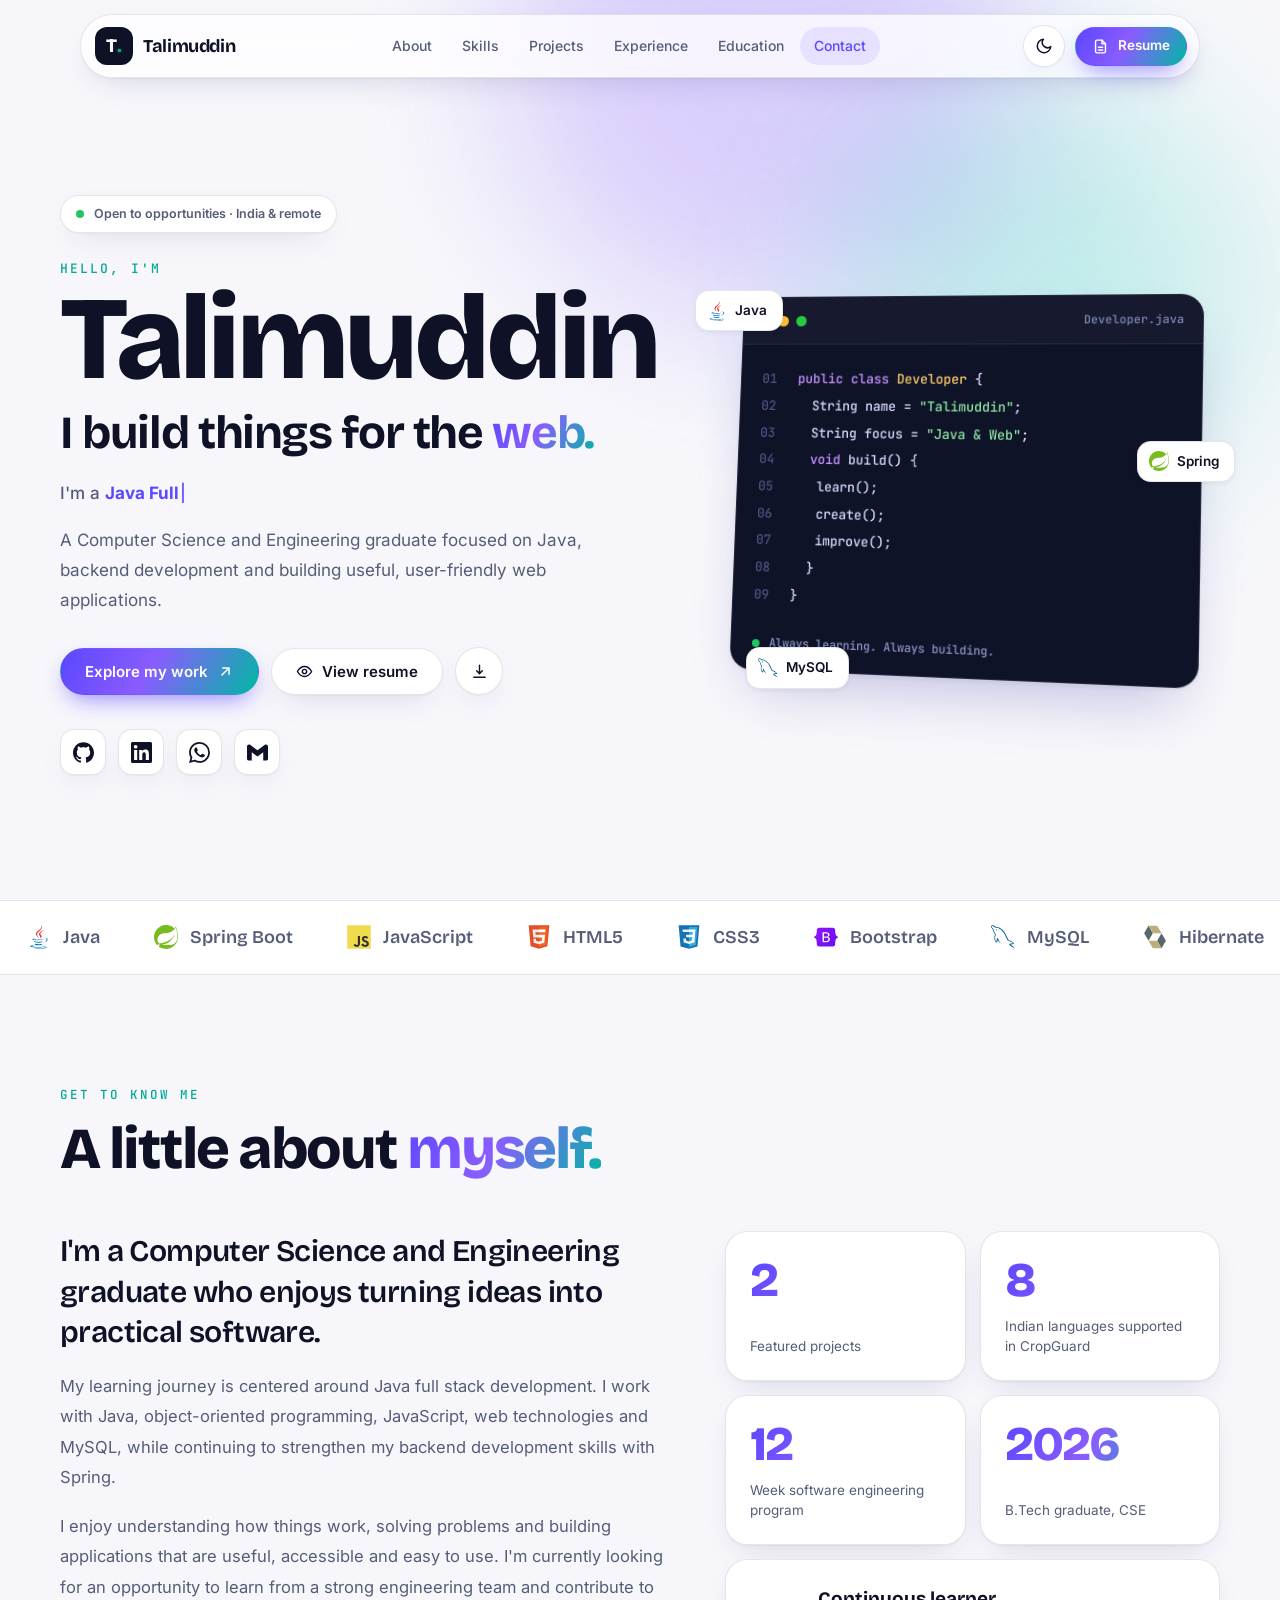
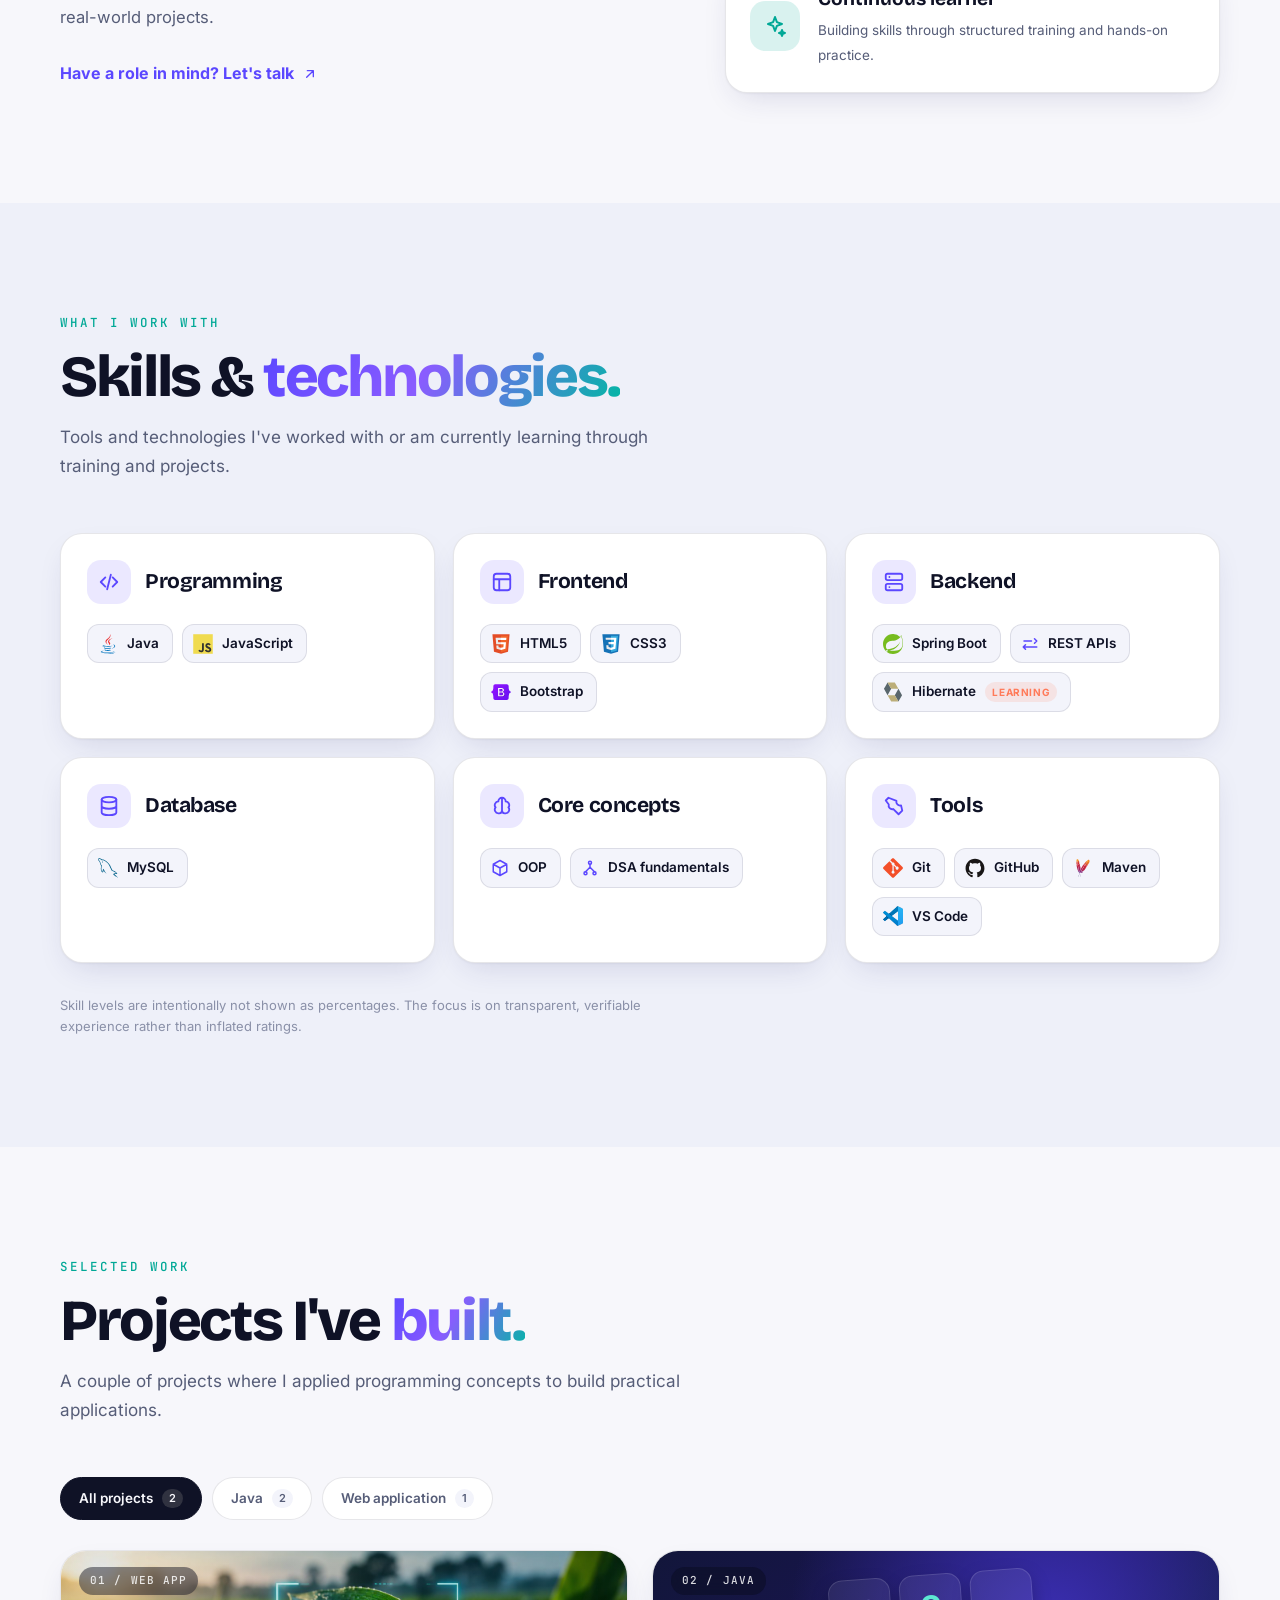
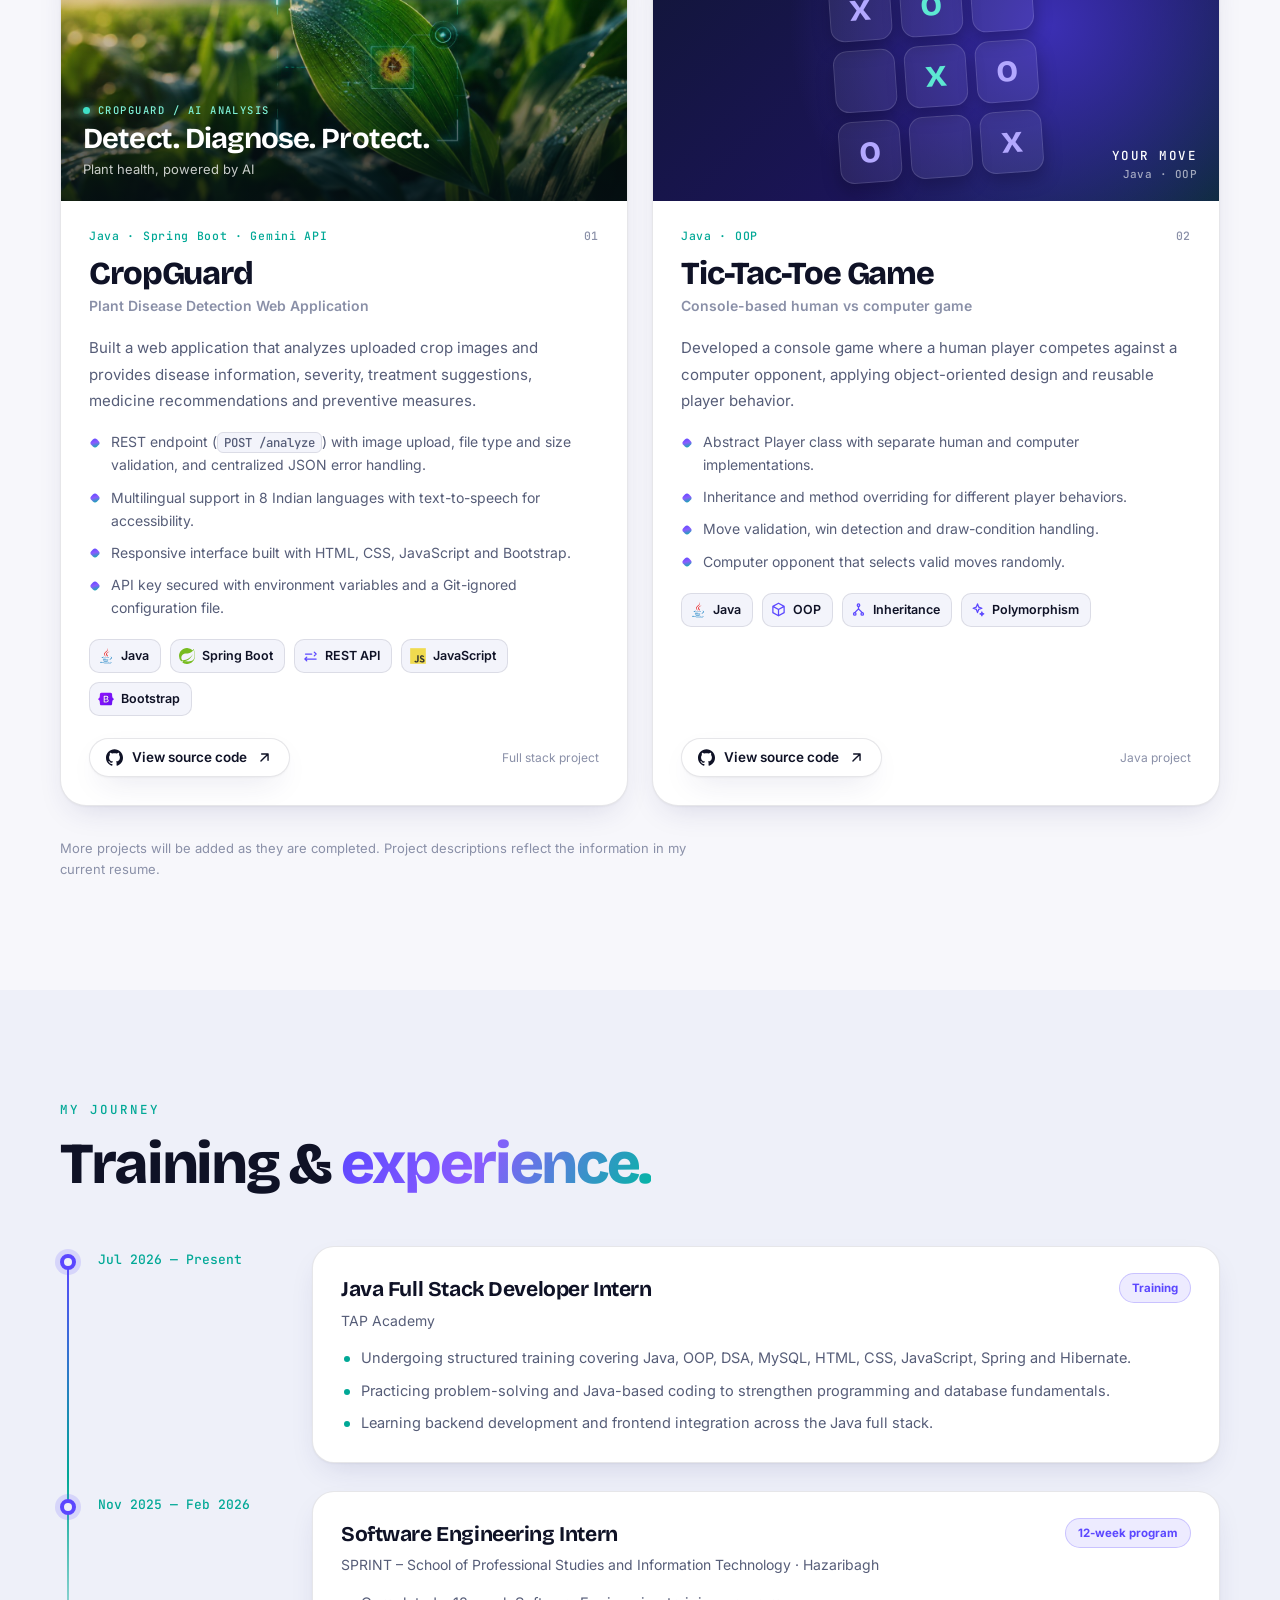
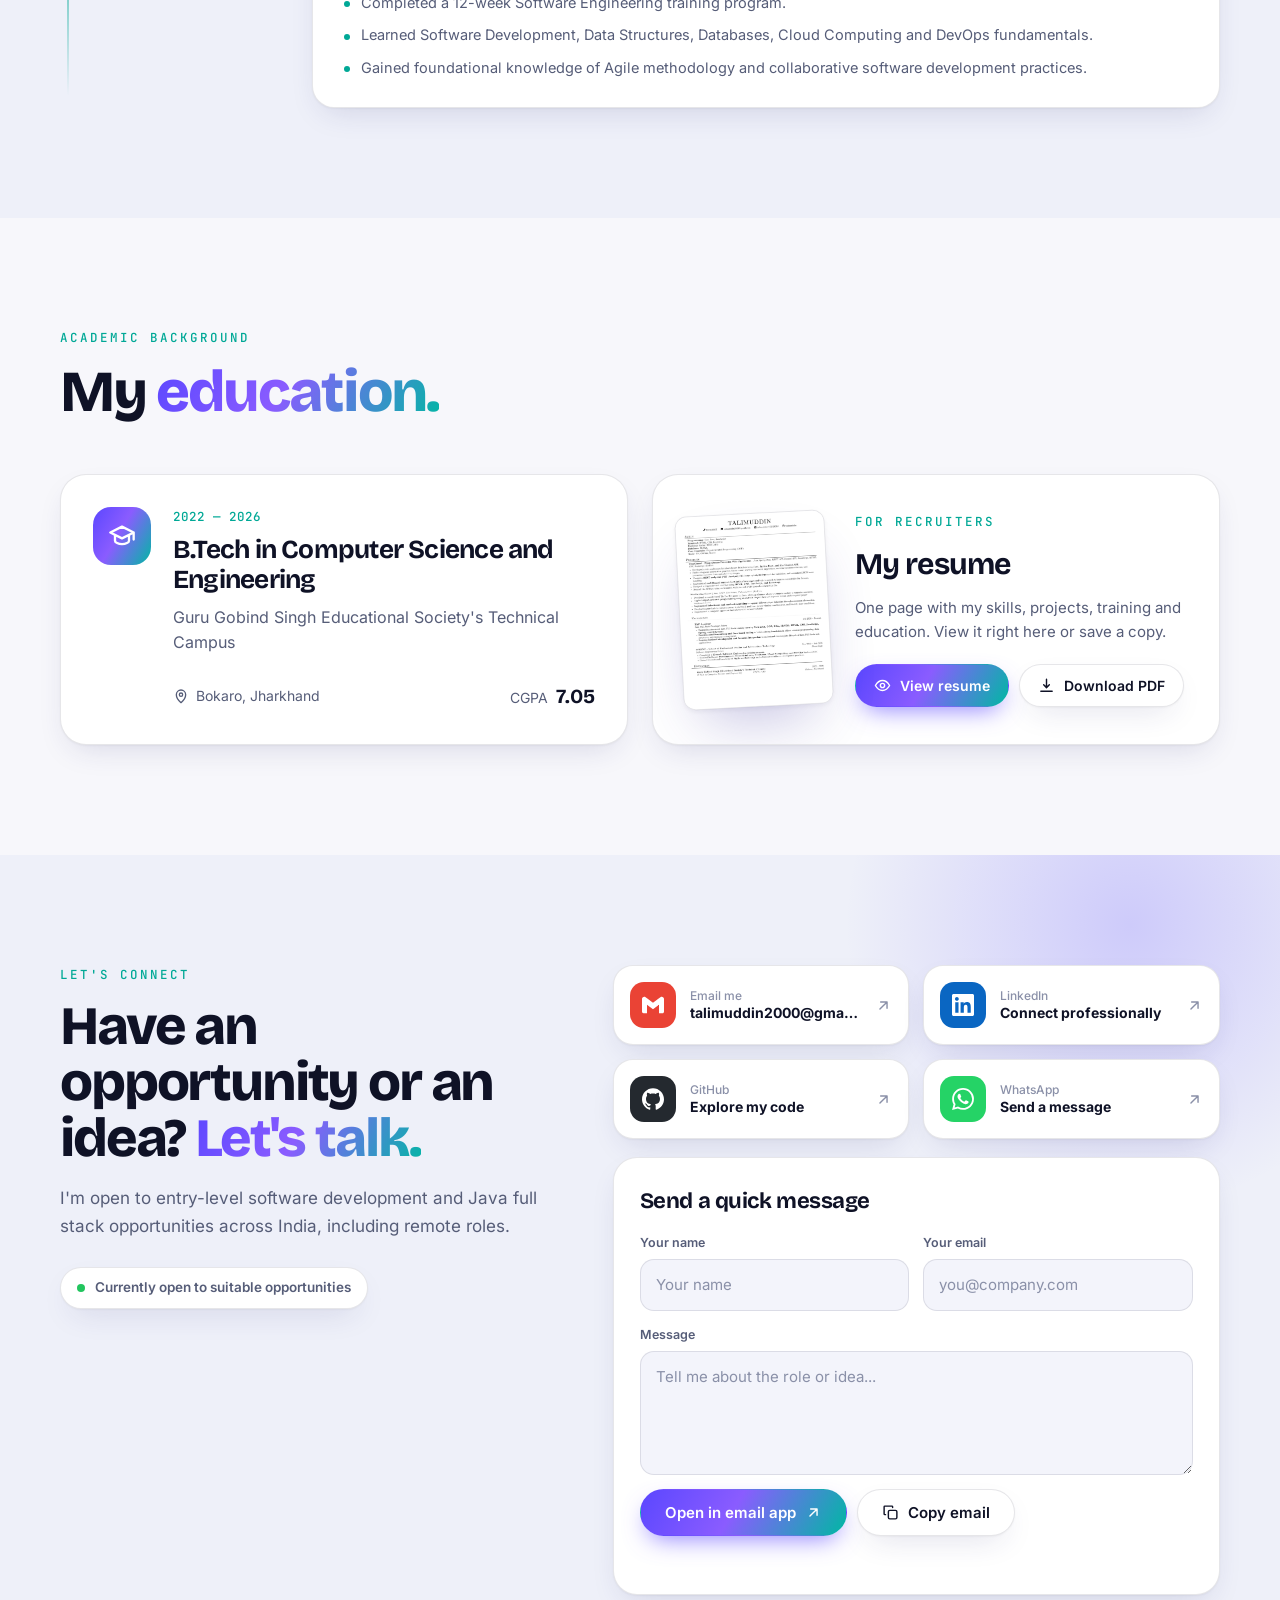
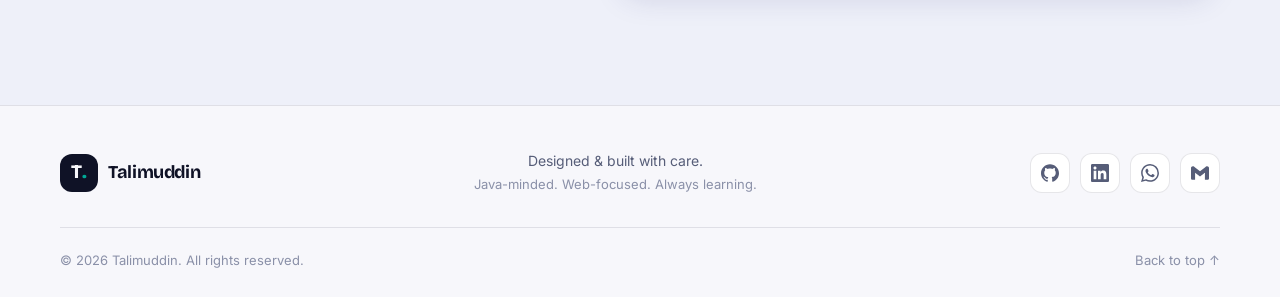
<file: index.html>
<!doctype html>
<html lang="en" data-theme="light">
<head>
  <meta charset="utf-8">
  <meta name="viewport" content="width=device-width, initial-scale=1, viewport-fit=cover">
  <meta name="theme-color" content="#f7f7fb" id="themeColor">
  <meta name="color-scheme" content="light dark">
  <title>Talimuddin | Java Full Stack Developer</title>
  <meta name="description" content="Talimuddin is a Java Full Stack Developer focused on Java, Spring, REST APIs and responsive web applications. Explore projects, skills, experience and resume.">
  <meta name="author" content="Talimuddin">
  <link rel="canonical" href="https://talimuddin.github.io/Talimuddin-Portfolio/">
  <meta property="og:type" content="website">
  <meta property="og:site_name" content="Talimuddin Portfolio">
  <meta property="og:title" content="Talimuddin | Java Full Stack Developer">
  <meta property="og:description" content="Projects, skills and experience of Talimuddin, a Java Full Stack Developer.">
  <meta property="og:url" content="https://talimuddin.github.io/Talimuddin-Portfolio/">
  <meta property="og:image" content="https://talimuddin.github.io/Talimuddin-Portfolio/assets/og-preview.png">
  <meta property="og:image:width" content="1200">
  <meta property="og:image:height" content="630">
  <meta name="twitter:card" content="summary_large_image">
  <meta name="twitter:image" content="https://talimuddin.github.io/Talimuddin-Portfolio/assets/og-preview.png">
  <link rel="icon" type="image/svg+xml" href="favicon.svg">
  <link rel="preload" href="assets/fonts/bricolage.woff2" as="font" type="font/woff2" crossorigin>
  <link rel="preload" href="assets/fonts/inter.woff2" as="font" type="font/woff2" crossorigin>
  <script>
    /* Light is the default. Dark is applied only if the visitor chose it earlier. */
    (function () {
      var d = document.documentElement;
      d.classList.add('js');
      try { if (localStorage.getItem('talimuddin-theme') === 'dark') { d.dataset.theme = 'dark'; } } catch (e) {}
    })();
  </script>
  <link rel="stylesheet" href="style.css">
  <script type="application/ld+json">
  {"@context":"https://schema.org","@type":"Person","name":"Talimuddin","jobTitle":"Java Full Stack Developer","url":"https://talimuddin.github.io/Talimuddin-Portfolio/","email":"mailto:talimuddin2000@gmail.com","sameAs":["https://github.com/Talimuddin","https://www.linkedin.com/in/talimuddin-4725292b3/"],"alumniOf":"Guru Gobind Singh Educational Society's Technical Campus","knowsAbout":["Java","Spring Boot","REST API","MySQL","JavaScript","HTML","CSS"]}
  </script>
</head>
<body>
  <a class="skip-link" href="#main">Skip to content</a>
  <div class="progress" id="progress" aria-hidden="true"></div>

  <header class="header" id="top">
    <nav class="nav" aria-label="Main navigation">
      <a class="brand" href="#top" aria-label="Talimuddin, back to top">
        <span class="brand-mark">T<span>.</span></span>
        <span class="brand-name">Talimuddin</span>
      </a>
      <div class="nav-links" id="navLinks">
        <a href="#about">About</a>
        <a href="#skills">Skills</a>
        <a href="#projects">Projects</a>
        <a href="#experience">Experience</a>
        <a href="#education">Education</a>
        <a href="#contact">Contact</a>
        <a class="nav-resume-mobile" href="assets/resume.pdf" target="_blank" rel="noopener" data-resume-view>View resume</a>
      </div>
      <div class="nav-actions">
        <button class="icon-btn theme-toggle" id="themeToggle" type="button" aria-label="Switch to dark theme" title="Switch theme">
          <span class="moon-icon"><svg viewBox="0 0 24 24" fill="none" stroke="currentColor" stroke-width="2" stroke-linecap="round" stroke-linejoin="round" aria-hidden="true" focusable="false"><path d="M21 12.8A9 9 0 1111.2 3a7 7 0 009.8 9.8z"/></svg></span><span class="sun-icon"><svg viewBox="0 0 24 24" fill="none" stroke="currentColor" stroke-width="2" stroke-linecap="round" stroke-linejoin="round" aria-hidden="true" focusable="false"><circle cx="12" cy="12" r="4"/><path d="M12 2v2M12 20v2M4.9 4.9l1.4 1.4M17.7 17.7l1.4 1.4M2 12h2M20 12h2M4.9 19.1l1.4-1.4M17.7 6.3l1.4-1.4"/></svg></span>
        </button>
        <a class="btn btn-primary btn-sm nav-resume" href="assets/resume.pdf" target="_blank" rel="noopener" data-resume-view><svg viewBox="0 0 24 24" fill="none" stroke="currentColor" stroke-width="2" stroke-linecap="round" stroke-linejoin="round" aria-hidden="true" focusable="false"><path d="M14 3H7a2 2 0 00-2 2v14a2 2 0 002 2h10a2 2 0 002-2V8z"/><path d="M14 3v5h5M9 13h6M9 17h6"/></svg> Resume</a>
        <button class="icon-btn menu-toggle" id="menuToggle" type="button" aria-label="Open navigation menu" aria-expanded="false" aria-controls="navLinks"><span></span><span></span></button>
      </div>
    </nav>
  </header>

  <main id="main">
    <!-- HERO -->
    <section class="hero container">
      <div class="hero-bg" aria-hidden="true"><i></i><i></i></div>
      <div class="hero-copy reveal">
        <div class="pill"><span class="dot"></span> Open to opportunities · India &amp; remote</div>
        <p class="hello">Hello, I'm</p>
        <h1>Talimuddin<span class="accent"></span></h1>
        <h2>I build things for the <span class="gradient-text">web.</span></h2>
        <div class="role-line"><span class="role-prefix">I'm a</span> <span id="typingText" aria-live="off">Java Full Stack Developer</span><span class="typing-cursor" aria-hidden="true">|</span></div>
        <p class="hero-description">A Computer Science and Engineering graduate focused on Java, backend development and building useful, user-friendly web applications.</p>
        <div class="hero-actions">
          <a class="btn btn-primary" href="#projects">Explore my work <svg viewBox="0 0 24 24" fill="none" stroke="currentColor" stroke-width="2" stroke-linecap="round" stroke-linejoin="round" aria-hidden="true" focusable="false"><path d="M7 17L17 7M8 7h9v9"/></svg></a>
          <a class="btn btn-ghost" href="assets/resume.pdf" target="_blank" rel="noopener" data-resume-view><svg viewBox="0 0 24 24" fill="none" stroke="currentColor" stroke-width="2" stroke-linecap="round" stroke-linejoin="round" aria-hidden="true" focusable="false"><path d="M2 12s4-7 10-7 10 7 10 7-4 7-10 7S2 12 2 12z"/><circle cx="12" cy="12" r="3"/></svg> View resume</a>
          <a class="btn btn-ghost btn-icon-only" href="assets/resume.pdf" download="Talimuddin-Resume.pdf" aria-label="Download resume" title="Download resume"><svg viewBox="0 0 24 24" fill="none" stroke="currentColor" stroke-width="2" stroke-linecap="round" stroke-linejoin="round" aria-hidden="true" focusable="false"><path d="M12 3v12m0 0l-4-4m4 4l4-4M4 20h16"/></svg></a>
        </div>
        <div class="socials" aria-label="Social links">
          <a class="social github" href="https://github.com/Talimuddin" target="_blank" rel="noopener noreferrer" aria-label="GitHub" title="GitHub"><svg viewBox="0 0 24 24" aria-hidden="true" focusable="false"><path d="M12 .297c-6.63 0-12 5.373-12 12 0 5.303 3.438 9.8 8.205 11.385.6.113.82-.258.82-.577 0-.285-.01-1.04-.015-2.04-3.338.724-4.042-1.61-4.042-1.61C4.422 18.07 3.633 17.7 3.633 17.7c-1.087-.744.084-.729.084-.729 1.205.084 1.838 1.236 1.838 1.236 1.07 1.835 2.809 1.305 3.495.998.108-.776.417-1.305.76-1.605-2.665-.3-5.466-1.332-5.466-5.93 0-1.31.465-2.38 1.235-3.22-.135-.303-.54-1.523.105-3.176 0 0 1.005-.322 3.3 1.23.96-.267 1.98-.399 3-.405 1.02.006 2.04.138 3 .405 2.28-1.552 3.285-1.23 3.285-1.23.645 1.653.24 2.873.12 3.176.765.84 1.23 1.91 1.23 3.22 0 4.61-2.805 5.625-5.475 5.92.42.36.81 1.096.81 2.22 0 1.606-.015 2.896-.015 3.286 0 .315.21.69.825.57C20.565 22.092 24 17.592 24 12.297c0-6.627-5.373-12-12-12"/></svg></a>
          <a class="social linkedin" href="https://www.linkedin.com/in/talimuddin-4725292b3/" target="_blank" rel="noopener noreferrer" aria-label="LinkedIn" title="LinkedIn"><svg viewBox="0 0 24 24" aria-hidden="true" focusable="false"><path d="M20.447 20.452h-3.554v-5.569c0-1.328-.027-3.037-1.852-3.037-1.853 0-2.136 1.445-2.136 2.939v5.667H9.351V9h3.414v1.561h.046c.477-.9 1.637-1.85 3.37-1.85 3.601 0 4.267 2.37 4.267 5.455v6.286zM5.337 7.433c-1.144 0-2.063-.926-2.063-2.065 0-1.138.92-2.063 2.063-2.063 1.14 0 2.064.925 2.064 2.063 0 1.139-.925 2.065-2.064 2.065zm1.782 13.019H3.555V9h3.564v11.452zM22.225 0H1.771C.792 0 0 .774 0 1.729v20.542C0 23.227.792 24 1.771 24h20.451C23.2 24 24 23.227 24 22.271V1.729C24 .774 23.2 0 22.222 0h.003z"/></svg></a>
          <a class="social whatsapp" href="https://wa.me/917654626537" target="_blank" rel="noopener noreferrer" aria-label="WhatsApp" title="WhatsApp"><svg viewBox="0 0 24 24" aria-hidden="true" focusable="false"><path d="M17.472 14.382c-.297-.149-1.758-.867-2.03-.967-.273-.099-.471-.148-.67.15-.197.297-.767.966-.94 1.164-.173.199-.347.223-.644.075-.297-.15-1.255-.463-2.39-1.475-.883-.788-1.48-1.761-1.653-2.059-.173-.297-.018-.458.13-.606.134-.133.298-.347.446-.52.149-.174.198-.298.298-.497.099-.198.05-.371-.025-.52-.075-.149-.669-1.612-.916-2.207-.242-.579-.487-.5-.669-.51-.173-.008-.371-.01-.57-.01-.198 0-.52.074-.792.372-.272.297-1.04 1.016-1.04 2.479 0 1.462 1.065 2.875 1.213 3.074.149.198 2.096 3.2 5.077 4.487.709.306 1.262.489 1.694.625.712.227 1.36.195 1.871.118.571-.085 1.758-.719 2.006-1.413.248-.694.248-1.289.173-1.413-.074-.124-.272-.198-.57-.347m-5.421 7.403h-.004a9.87 9.87 0 01-5.031-1.378l-.361-.214-3.741.982.998-3.648-.235-.374a9.86 9.86 0 01-1.51-5.26c.001-5.45 4.436-9.884 9.888-9.884 2.64 0 5.122 1.03 6.988 2.898a9.825 9.825 0 012.893 6.994c-.003 5.45-4.437 9.884-9.885 9.884m8.413-18.297A11.815 11.815 0 0012.05 0C5.495 0 .16 5.335.157 11.892c0 2.096.547 4.142 1.588 5.945L.057 24l6.305-1.654a11.882 11.882 0 005.683 1.448h.005c6.554 0 11.89-5.335 11.893-11.893a11.821 11.821 0 00-3.48-8.413Z"/></svg></a>
          <a class="social gmail" href="mailto:talimuddin2000@gmail.com" aria-label="Email" title="Email"><svg viewBox="0 0 24 24" aria-hidden="true" focusable="false"><path d="M24 5.457v13.909c0 .904-.732 1.636-1.636 1.636h-3.819V11.73L12 16.64l-6.545-4.91v9.273H1.636A1.636 1.636 0 0 1 0 19.366V5.457c0-2.023 2.309-3.178 3.927-1.964L5.455 4.64 12 9.548l6.545-4.91 1.528-1.145C21.69 2.28 24 3.434 24 5.457z"/></svg></a>
        </div>
      </div>

      <div class="hero-visual reveal" aria-hidden="true">
        <div class="code-card">
          <div class="code-top"><span></span><span></span><span></span><small>Developer.java</small></div>
          <div class="code-content">
            <p><b>01</b> <i class="k">public class</i> <i class="c">Developer</i> {</p>
            <p><b>02</b> &nbsp; String name = <i class="s">"Talimuddin"</i>;</p>
            <p><b>03</b> &nbsp; String focus = <i class="s">"Java &amp; Web"</i>;</p>
            <p><b>04</b> &nbsp; <i class="k">void</i> build() {</p>
            <p><b>05</b> &nbsp;&nbsp; learn();</p>
            <p><b>06</b> &nbsp;&nbsp; create();</p>
            <p><b>07</b> &nbsp;&nbsp; improve();</p>
            <p><b>08</b> &nbsp; }</p>
            <p><b>09</b> }</p>
          </div>
          <div class="code-status"><span class="dot"></span> Always learning. Always building.</div>
        </div>
        <div class="chip chip-java"><img src="assets/icons/java.svg" alt="" width="20" height="20"> Java</div>
        <div class="chip chip-spring"><img src="assets/icons/spring.svg" alt="" width="20" height="20"> Spring</div>
        <div class="chip chip-mysql"><img src="assets/icons/mysql.svg" alt="" width="20" height="20"> MySQL</div>
      </div>
    </section>

    <!-- TECH MARQUEE -->
    <div class="marquee" aria-label="Technologies I work with">
      <div class="marquee-track" id="marqueeTrack">
        <span><img src="assets/icons/java.svg" alt="" width="24" height="24">Java</span>
        <span><img src="assets/icons/spring.svg" alt="" width="24" height="24">Spring Boot</span>
        <span><img src="assets/icons/javascript.svg" alt="" width="24" height="24">JavaScript</span>
        <span><img src="assets/icons/html5.svg" alt="" width="24" height="24">HTML5</span>
        <span><img src="assets/icons/css3.svg" alt="" width="24" height="24">CSS3</span>
        <span><img src="assets/icons/bootstrap.svg" alt="" width="24" height="24">Bootstrap</span>
        <span><img src="assets/icons/mysql.svg" alt="" width="24" height="24">MySQL</span>
        <span><img src="assets/icons/hibernate.svg" alt="" width="24" height="24">Hibernate</span>
        <span><img src="assets/icons/maven.svg" alt="" width="24" height="24">Maven</span>
        <span><img class="mono" src="assets/icons/github.svg" alt="" width="24" height="24">GitHub</span>
        <span><img src="assets/icons/git.svg" alt="" width="24" height="24">Git</span>
        <span><img src="assets/icons/vscode.svg" alt="" width="24" height="24">VS Code</span>
      </div>
    </div>

    <!-- ABOUT -->
    <section class="section container" id="about">
      <div class="section-heading reveal"><p class="eyebrow">Get to know me</p><h2>A little about <span class="gradient-text">myself.</span></h2></div>
      <div class="about-grid">
        <div class="about-text reveal">
          <p class="lead">I'm a Computer Science and Engineering graduate who enjoys turning ideas into practical software.</p>
          <p>My learning journey is centered around Java full stack development. I work with Java, object-oriented programming, JavaScript, web technologies and MySQL, while continuing to strengthen my backend development skills with Spring.</p>
          <p>I enjoy understanding how things work, solving problems and building applications that are useful, accessible and easy to use. I'm currently looking for an opportunity to learn from a strong engineering team and contribute to real-world projects.</p>
          <div class="about-actions">
            <a class="text-link" href="#contact">Have a role in mind? Let's talk <svg viewBox="0 0 24 24" fill="none" stroke="currentColor" stroke-width="2" stroke-linecap="round" stroke-linejoin="round" aria-hidden="true" focusable="false"><path d="M7 17L17 7M8 7h9v9"/></svg></a>
          </div>
        </div>
        <div class="bento reveal">
          <div class="stat spot"><span class="stat-num" data-count="2" data-suffix="">0</span><span class="stat-label">Featured projects</span></div>
          <div class="stat spot"><span class="stat-num" data-count="8" data-suffix="">0</span><span class="stat-label">Indian languages supported in CropGuard</span></div>
          <div class="stat spot"><span class="stat-num" data-count="12" data-suffix="">0</span><span class="stat-label">Week software engineering program</span></div>
          <div class="stat spot"><span class="stat-num" data-count="2026" data-suffix="">0</span><span class="stat-label">B.Tech graduate, CSE</span></div>
          <div class="stat stat-wide spot"><span class="stat-icon"><svg viewBox="0 0 24 24" fill="none" stroke="currentColor" stroke-width="2" stroke-linecap="round" stroke-linejoin="round" aria-hidden="true" focusable="false"><path d="M12 3l1.9 5.1L19 10l-5.1 1.9L12 17l-1.9-5.1L5 10l5.1-1.9zM19 16l.8 2.2L22 19l-2.2.8L19 22l-.8-2.2L16 19l2.2-.8z"/></svg></span><div><strong>Continuous learner</strong><span class="stat-label">Building skills through structured training and hands-on practice.</span></div></div>
        </div>
      </div>
    </section>

    <!-- SKILLS -->
    <section class="section section-alt" id="skills">
      <div class="container">
        <div class="section-heading reveal"><p class="eyebrow">What I work with</p><h2>Skills &amp; <span class="gradient-text">technologies.</span></h2><p class="section-subtitle">Tools and technologies I've worked with or am currently learning through training and projects.</p></div>
        <div class="skills-grid">
          <article class="skill-card spot reveal">
            <h3><span class="skill-ico"><svg viewBox="0 0 24 24" fill="none" stroke="currentColor" stroke-width="2" stroke-linecap="round" stroke-linejoin="round" aria-hidden="true" focusable="false"><path d="M8 7l-5 5 5 5M16 7l5 5-5 5M14 4l-4 16"/></svg></span>Programming</h3>
            <ul class="tags">
              <li><img src="assets/icons/java.svg" alt="" width="20" height="20">Java</li>
              <li><img src="assets/icons/javascript.svg" alt="" width="20" height="20">JavaScript</li>
            </ul>
          </article>
          <article class="skill-card spot reveal">
            <h3><span class="skill-ico"><svg viewBox="0 0 24 24" fill="none" stroke="currentColor" stroke-width="2" stroke-linecap="round" stroke-linejoin="round" aria-hidden="true" focusable="false"><rect x="3" y="3" width="18" height="18" rx="3"/><path d="M3 9h18M9 21V9"/></svg></span>Frontend</h3>
            <ul class="tags">
              <li><img src="assets/icons/html5.svg" alt="" width="20" height="20">HTML5</li>
              <li><img src="assets/icons/css3.svg" alt="" width="20" height="20">CSS3</li>
              <li><img src="assets/icons/bootstrap.svg" alt="" width="20" height="20">Bootstrap</li>
            </ul>
          </article>
          <article class="skill-card spot reveal">
            <h3><span class="skill-ico"><svg viewBox="0 0 24 24" fill="none" stroke="currentColor" stroke-width="2" stroke-linecap="round" stroke-linejoin="round" aria-hidden="true" focusable="false"><rect x="3" y="3" width="18" height="7" rx="2"/><rect x="3" y="14" width="18" height="7" rx="2"/><path d="M7 6.5h.01M7 17.5h.01"/></svg></span>Backend</h3>
            <ul class="tags">
              <li><img src="assets/icons/spring.svg" alt="" width="20" height="20">Spring Boot</li>
              <li><span class="tag-ico"><svg viewBox="0 0 24 24" fill="none" stroke="currentColor" stroke-width="2" stroke-linecap="round" stroke-linejoin="round" aria-hidden="true" focusable="false"><path d="M4 8h10M4 16h10M18 5l3 3-3 3M6 13l-3 3 3 3M21 16H10"/></svg></span>REST APIs</li>
              <li class="learning"><img src="assets/icons/hibernate.svg" alt="" width="20" height="20">Hibernate <em>learning</em></li>
            </ul>
          </article>
          <article class="skill-card spot reveal">
            <h3><span class="skill-ico"><svg viewBox="0 0 24 24" fill="none" stroke="currentColor" stroke-width="2" stroke-linecap="round" stroke-linejoin="round" aria-hidden="true" focusable="false"><ellipse cx="12" cy="5" rx="8" ry="3"/><path d="M4 5v14c0 1.7 3.6 3 8 3s8-1.3 8-3V5M4 12c0 1.7 3.6 3 8 3s8-1.3 8-3"/></svg></span>Database</h3>
            <ul class="tags">
              <li><img src="assets/icons/mysql.svg" alt="" width="20" height="20">MySQL</li>
            </ul>
          </article>
          <article class="skill-card spot reveal">
            <h3><span class="skill-ico"><svg viewBox="0 0 24 24" fill="none" stroke="currentColor" stroke-width="2" stroke-linecap="round" stroke-linejoin="round" aria-hidden="true" focusable="false"><path d="M12 3a4 4 0 00-4 4 4 4 0 00-3 6.5A4 4 0 008 20h1a3 3 0 003-3V3zM12 3a4 4 0 014 4 4 4 0 013 6.5A4 4 0 0116 20h-1a3 3 0 01-3-3"/></svg></span>Core concepts</h3>
            <ul class="tags">
              <li><span class="tag-ico"><svg viewBox="0 0 24 24" fill="none" stroke="currentColor" stroke-width="2" stroke-linecap="round" stroke-linejoin="round" aria-hidden="true" focusable="false"><path d="M12 2l9 5v10l-9 5-9-5V7zM12 12l9-5M12 12L3 7M12 12v10"/></svg></span>OOP</li>
              <li><span class="tag-ico"><svg viewBox="0 0 24 24" fill="none" stroke="currentColor" stroke-width="2" stroke-linecap="round" stroke-linejoin="round" aria-hidden="true" focusable="false"><circle cx="12" cy="5" r="2"/><circle cx="6" cy="19" r="2"/><circle cx="18" cy="19" r="2"/><path d="M12 7v4M12 11l-6 6M12 11l6 6"/></svg></span>DSA fundamentals</li>
            </ul>
          </article>
          <article class="skill-card spot reveal">
            <h3><span class="skill-ico"><svg viewBox="0 0 24 24" fill="none" stroke="currentColor" stroke-width="2" stroke-linecap="round" stroke-linejoin="round" aria-hidden="true" focusable="false"><path d="M14.7 6.3a4 4 0 005 5L21 17l-4 4-5.7-5.7a4 4 0 01-5-5L3 6l3-3z"/></svg></span>Tools</h3>
            <ul class="tags">
              <li><img src="assets/icons/git.svg" alt="" width="20" height="20">Git</li>
              <li><img class="mono" src="assets/icons/github.svg" alt="" width="20" height="20">GitHub</li>
              <li><img src="assets/icons/maven.svg" alt="" width="20" height="20">Maven</li>
              <li><img src="assets/icons/vscode.svg" alt="" width="20" height="20">VS Code</li>
            </ul>
          </article>
        </div>
        <p class="note">Skill levels are intentionally not shown as percentages. The focus is on transparent, verifiable experience rather than inflated ratings.</p>
      </div>
    </section>

    <!-- PROJECTS -->
    <section class="section container" id="projects">
      <div class="section-heading reveal"><p class="eyebrow">Selected work</p><h2>Projects I've <span class="gradient-text">built.</span></h2><p class="section-subtitle">A couple of projects where I applied programming concepts to build practical applications.</p></div>
      <div class="filters reveal" role="group" aria-label="Filter projects">
        <button class="filter-btn active" type="button" data-filter="all" aria-pressed="true">All projects <span>2</span></button>
        <button class="filter-btn" type="button" data-filter="java" aria-pressed="false">Java <span>2</span></button>
        <button class="filter-btn" type="button" data-filter="web" aria-pressed="false">Web application <span>1</span></button>
      </div>
      <div class="projects-grid">
        <article class="project-card spot reveal" data-category="java web">
          <div class="project-art crop-art">
            <img class="crop-photo" src="assets/cropguard-preview.jpg" alt="Green crop leaf with an AI-style disease detection scan overlay" width="1400" height="788" loading="lazy">
            <div class="crop-shade"></div>
            <div class="crop-label"><span class="live"><i></i>CROPGUARD / AI ANALYSIS</span><strong>Detect. Diagnose. Protect.</strong><small>Plant health, powered by AI</small></div>
            <span class="art-badge">01 / WEB APP</span>
          </div>
          <div class="project-body">
            <div class="project-meta"><span>Java · Spring Boot · Gemini API</span><span class="project-index">01</span></div>
            <h3>CropGuard</h3>
            <p class="project-kicker">Plant Disease Detection Web Application</p>
            <p>Built a web application that analyzes uploaded crop images and provides disease information, severity, treatment suggestions, medicine recommendations and preventive measures.</p>
            <ul class="project-points">
              <li>REST endpoint (<code>POST /analyze</code>) with image upload, file type and size validation, and centralized JSON error handling.</li>
              <li>Multilingual support in 8 Indian languages with text-to-speech for accessibility.</li>
              <li>Responsive interface built with HTML, CSS, JavaScript and Bootstrap.</li>
              <li>API key secured with environment variables and a Git-ignored configuration file.</li>
            </ul>
            <ul class="tags tags-sm">
              <li><img src="assets/icons/java.svg" alt="" width="16" height="16">Java</li>
              <li><img src="assets/icons/spring.svg" alt="" width="16" height="16">Spring Boot</li>
              <li><span class="tag-ico"><svg viewBox="0 0 24 24" fill="none" stroke="currentColor" stroke-width="2" stroke-linecap="round" stroke-linejoin="round" aria-hidden="true" focusable="false"><path d="M4 8h10M4 16h10M18 5l3 3-3 3M6 13l-3 3 3 3M21 16H10"/></svg></span>REST API</li>
              <li><img src="assets/icons/javascript.svg" alt="" width="16" height="16">JavaScript</li>
              <li><img src="assets/icons/bootstrap.svg" alt="" width="16" height="16">Bootstrap</li>
            </ul>
            <div class="project-links"><a class="btn btn-ghost btn-sm" href="https://github.com/Talimuddin/CropGuard" target="_blank" rel="noopener noreferrer"><svg viewBox="0 0 24 24" aria-hidden="true" focusable="false"><path d="M12 .297c-6.63 0-12 5.373-12 12 0 5.303 3.438 9.8 8.205 11.385.6.113.82-.258.82-.577 0-.285-.01-1.04-.015-2.04-3.338.724-4.042-1.61-4.042-1.61C4.422 18.07 3.633 17.7 3.633 17.7c-1.087-.744.084-.729.084-.729 1.205.084 1.838 1.236 1.838 1.236 1.07 1.835 2.809 1.305 3.495.998.108-.776.417-1.305.76-1.605-2.665-.3-5.466-1.332-5.466-5.93 0-1.31.465-2.38 1.235-3.22-.135-.303-.54-1.523.105-3.176 0 0 1.005-.322 3.3 1.23.96-.267 1.98-.399 3-.405 1.02.006 2.04.138 3 .405 2.28-1.552 3.285-1.23 3.285-1.23.645 1.653.24 2.873.12 3.176.765.84 1.23 1.91 1.23 3.22 0 4.61-2.805 5.625-5.475 5.92.42.36.81 1.096.81 2.22 0 1.606-.015 2.896-.015 3.286 0 .315.21.69.825.57C20.565 22.092 24 17.592 24 12.297c0-6.627-5.373-12-12-12"/></svg> View source code <svg viewBox="0 0 24 24" fill="none" stroke="currentColor" stroke-width="2" stroke-linecap="round" stroke-linejoin="round" aria-hidden="true" focusable="false"><path d="M7 17L17 7M8 7h9v9"/></svg></a><span class="project-type">Full stack project</span></div>
          </div>
        </article>

        <article class="project-card spot reveal" data-category="java">
          <div class="project-art game-art">
            <div class="game-grid"><span>X</span><span>O</span><span></span><span></span><span>X</span><span>O</span><span>O</span><span></span><span>X</span></div>
            <div class="game-caption">YOUR MOVE<span>Java · OOP</span></div>
            <span class="art-badge">02 / JAVA</span>
          </div>
          <div class="project-body">
            <div class="project-meta"><span>Java · OOP</span><span class="project-index">02</span></div>
            <h3>Tic-Tac-Toe Game</h3>
            <p class="project-kicker">Console-based human vs computer game</p>
            <p>Developed a console game where a human player competes against a computer opponent, applying object-oriented design and reusable player behavior.</p>
            <ul class="project-points">
              <li>Abstract Player class with separate human and computer implementations.</li>
              <li>Inheritance and method overriding for different player behaviors.</li>
              <li>Move validation, win detection and draw-condition handling.</li>
              <li>Computer opponent that selects valid moves randomly.</li>
            </ul>
            <ul class="tags tags-sm">
              <li><img src="assets/icons/java.svg" alt="" width="16" height="16">Java</li>
              <li><span class="tag-ico"><svg viewBox="0 0 24 24" fill="none" stroke="currentColor" stroke-width="2" stroke-linecap="round" stroke-linejoin="round" aria-hidden="true" focusable="false"><path d="M12 2l9 5v10l-9 5-9-5V7zM12 12l9-5M12 12L3 7M12 12v10"/></svg></span>OOP</li>
              <li><span class="tag-ico"><svg viewBox="0 0 24 24" fill="none" stroke="currentColor" stroke-width="2" stroke-linecap="round" stroke-linejoin="round" aria-hidden="true" focusable="false"><circle cx="12" cy="5" r="2"/><circle cx="6" cy="19" r="2"/><circle cx="18" cy="19" r="2"/><path d="M12 7v4M12 11l-6 6M12 11l6 6"/></svg></span>Inheritance</li>
              <li><span class="tag-ico"><svg viewBox="0 0 24 24" fill="none" stroke="currentColor" stroke-width="2" stroke-linecap="round" stroke-linejoin="round" aria-hidden="true" focusable="false"><path d="M12 3l1.9 5.1L19 10l-5.1 1.9L12 17l-1.9-5.1L5 10l5.1-1.9zM19 16l.8 2.2L22 19l-2.2.8L19 22l-.8-2.2L16 19l2.2-.8z"/></svg></span>Polymorphism</li>
            </ul>
            <div class="project-links"><a class="btn btn-ghost btn-sm" href="https://github.com/Talimuddin/Java-Tic-Tac-Toe" target="_blank" rel="noopener noreferrer"><svg viewBox="0 0 24 24" aria-hidden="true" focusable="false"><path d="M12 .297c-6.63 0-12 5.373-12 12 0 5.303 3.438 9.8 8.205 11.385.6.113.82-.258.82-.577 0-.285-.01-1.04-.015-2.04-3.338.724-4.042-1.61-4.042-1.61C4.422 18.07 3.633 17.7 3.633 17.7c-1.087-.744.084-.729.084-.729 1.205.084 1.838 1.236 1.838 1.236 1.07 1.835 2.809 1.305 3.495.998.108-.776.417-1.305.76-1.605-2.665-.3-5.466-1.332-5.466-5.93 0-1.31.465-2.38 1.235-3.22-.135-.303-.54-1.523.105-3.176 0 0 1.005-.322 3.3 1.23.96-.267 1.98-.399 3-.405 1.02.006 2.04.138 3 .405 2.28-1.552 3.285-1.23 3.285-1.23.645 1.653.24 2.873.12 3.176.765.84 1.23 1.91 1.23 3.22 0 4.61-2.805 5.625-5.475 5.92.42.36.81 1.096.81 2.22 0 1.606-.015 2.896-.015 3.286 0 .315.21.69.825.57C20.565 22.092 24 17.592 24 12.297c0-6.627-5.373-12-12-12"/></svg> View source code <svg viewBox="0 0 24 24" fill="none" stroke="currentColor" stroke-width="2" stroke-linecap="round" stroke-linejoin="round" aria-hidden="true" focusable="false"><path d="M7 17L17 7M8 7h9v9"/></svg></a><span class="project-type">Java project</span></div>
          </div>
        </article>
      </div>
      <p class="note">More projects will be added as they are completed. Project descriptions reflect the information in my current resume.</p>
    </section>

    <!-- EXPERIENCE -->
    <section class="section section-alt" id="experience">
      <div class="container">
        <div class="section-heading reveal"><p class="eyebrow">My journey</p><h2>Training &amp; <span class="gradient-text">experience.</span></h2></div>
        <div class="timeline">
          <article class="timeline-item reveal">
            <span class="timeline-marker"></span>
            <div class="timeline-date">Jul 2026 — Present</div>
            <div class="timeline-card spot">
              <div class="timeline-top"><div><h3>Java Full Stack Developer Intern</h3><p class="timeline-org">TAP Academy</p></div><span class="badge">Training</span></div>
              <ul>
                <li>Undergoing structured training covering Java, OOP, DSA, MySQL, HTML, CSS, JavaScript, Spring and Hibernate.</li>
                <li>Practicing problem-solving and Java-based coding to strengthen programming and database fundamentals.</li>
                <li>Learning backend development and frontend integration across the Java full stack.</li>
              </ul>
            </div>
          </article>
          <article class="timeline-item reveal">
            <span class="timeline-marker"></span>
            <div class="timeline-date">Nov 2025 — Feb 2026</div>
            <div class="timeline-card spot">
              <div class="timeline-top"><div><h3>Software Engineering Intern</h3><p class="timeline-org">SPRINT – School of Professional Studies and Information Technology · Hazaribagh</p></div><span class="badge">12-week program</span></div>
              <ul>
                <li>Completed a 12-week Software Engineering training program.</li>
                <li>Learned Software Development, Data Structures, Databases, Cloud Computing and DevOps fundamentals.</li>
                <li>Gained foundational knowledge of Agile methodology and collaborative software development practices.</li>
              </ul>
            </div>
          </article>
        </div>
      </div>
    </section>

    <!-- EDUCATION + RESUME -->
    <section class="section container" id="education">
      <div class="section-heading reveal"><p class="eyebrow">Academic background</p><h2>My <span class="gradient-text">education.</span></h2></div>
      <div class="edu-grid">
        <article class="education-card spot reveal">
          <div class="edu-icon"><svg viewBox="0 0 24 24" fill="none" stroke="currentColor" stroke-width="2" stroke-linecap="round" stroke-linejoin="round" aria-hidden="true" focusable="false"><path d="M22 9L12 4 2 9l10 5zM6 11.5V16c0 1.5 2.7 3 6 3s6-1.5 6-3v-4.5M22 9v6"/></svg></div>
          <div class="edu-content">
            <span class="edu-date">2022 — 2026</span>
            <h3>B.Tech in Computer Science and Engineering</h3>
            <p>Guru Gobind Singh Educational Society's Technical Campus</p>
            <div class="edu-bottom"><span><svg viewBox="0 0 24 24" fill="none" stroke="currentColor" stroke-width="2" stroke-linecap="round" stroke-linejoin="round" aria-hidden="true" focusable="false"><path d="M12 22s7-6.2 7-12a7 7 0 00-14 0c0 5.8 7 12 7 12z"/><circle cx="12" cy="10" r="2.5"/></svg> Bokaro, Jharkhand</span><span class="cgpa">CGPA <strong>7.05</strong></span></div>
          </div>
        </article>

        <article class="resume-card spot reveal" id="resume">
          <a class="resume-thumb" href="assets/resume.pdf" target="_blank" rel="noopener" data-resume-view aria-label="Open resume preview">
            <img src="assets/resume-preview.jpg" alt="First page of Talimuddin's resume" width="935" height="1210" loading="lazy">
            <span class="resume-open"><svg viewBox="0 0 24 24" fill="none" stroke="currentColor" stroke-width="2" stroke-linecap="round" stroke-linejoin="round" aria-hidden="true" focusable="false"><path d="M2 12s4-7 10-7 10 7 10 7-4 7-10 7S2 12 2 12z"/><circle cx="12" cy="12" r="3"/></svg> Preview</span>
          </a>
          <div class="resume-info">
            <p class="eyebrow">For recruiters</p>
            <h3>My resume</h3>
            <p>One page with my skills, projects, training and education. View it right here or save a copy.</p>
            <div class="resume-actions">
              <a class="btn btn-primary" href="assets/resume.pdf" target="_blank" rel="noopener" data-resume-view><svg viewBox="0 0 24 24" fill="none" stroke="currentColor" stroke-width="2" stroke-linecap="round" stroke-linejoin="round" aria-hidden="true" focusable="false"><path d="M2 12s4-7 10-7 10 7 10 7-4 7-10 7S2 12 2 12z"/><circle cx="12" cy="12" r="3"/></svg> View resume</a>
              <a class="btn btn-ghost" href="assets/resume.pdf" download="Talimuddin-Resume.pdf"><svg viewBox="0 0 24 24" fill="none" stroke="currentColor" stroke-width="2" stroke-linecap="round" stroke-linejoin="round" aria-hidden="true" focusable="false"><path d="M12 3v12m0 0l-4-4m4 4l4-4M4 20h16"/></svg> Download PDF</a>
            </div>
          </div>
        </article>
      </div>
    </section>

    <!-- CONTACT -->
    <section class="contact-section" id="contact">
      <div class="container contact-inner">
        <div class="contact-intro reveal">
          <p class="eyebrow">Let's connect</p>
          <h2>Have an opportunity or an idea? <span class="gradient-text">Let's talk.</span></h2>
          <p class="section-subtitle">I'm open to entry-level software development and Java full stack opportunities across India, including remote roles.</p>
          <div class="contact-status"><span class="dot"></span> Currently open to suitable opportunities</div>
        </div>
        <div class="contact-side reveal">
          <div class="contact-grid">
            <a class="contact-card gmail" href="mailto:talimuddin2000@gmail.com"><span class="contact-icon"><svg viewBox="0 0 24 24" aria-hidden="true" focusable="false"><path d="M24 5.457v13.909c0 .904-.732 1.636-1.636 1.636h-3.819V11.73L12 16.64l-6.545-4.91v9.273H1.636A1.636 1.636 0 0 1 0 19.366V5.457c0-2.023 2.309-3.178 3.927-1.964L5.455 4.64 12 9.548l6.545-4.91 1.528-1.145C21.69 2.28 24 3.434 24 5.457z"/></svg></span><span class="contact-text"><small>Email me</small><strong>talimuddin2000@gmail.com</strong></span><span class="contact-arrow"><svg viewBox="0 0 24 24" fill="none" stroke="currentColor" stroke-width="2" stroke-linecap="round" stroke-linejoin="round" aria-hidden="true" focusable="false"><path d="M7 17L17 7M8 7h9v9"/></svg></span></a>
            <a class="contact-card linkedin" href="https://www.linkedin.com/in/talimuddin-4725292b3/" target="_blank" rel="noopener noreferrer"><span class="contact-icon"><svg viewBox="0 0 24 24" aria-hidden="true" focusable="false"><path d="M20.447 20.452h-3.554v-5.569c0-1.328-.027-3.037-1.852-3.037-1.853 0-2.136 1.445-2.136 2.939v5.667H9.351V9h3.414v1.561h.046c.477-.9 1.637-1.85 3.37-1.85 3.601 0 4.267 2.37 4.267 5.455v6.286zM5.337 7.433c-1.144 0-2.063-.926-2.063-2.065 0-1.138.92-2.063 2.063-2.063 1.14 0 2.064.925 2.064 2.063 0 1.139-.925 2.065-2.064 2.065zm1.782 13.019H3.555V9h3.564v11.452zM22.225 0H1.771C.792 0 0 .774 0 1.729v20.542C0 23.227.792 24 1.771 24h20.451C23.2 24 24 23.227 24 22.271V1.729C24 .774 23.2 0 22.222 0h.003z"/></svg></span><span class="contact-text"><small>LinkedIn</small><strong>Connect professionally</strong></span><span class="contact-arrow"><svg viewBox="0 0 24 24" fill="none" stroke="currentColor" stroke-width="2" stroke-linecap="round" stroke-linejoin="round" aria-hidden="true" focusable="false"><path d="M7 17L17 7M8 7h9v9"/></svg></span></a>
            <a class="contact-card github" href="https://github.com/Talimuddin" target="_blank" rel="noopener noreferrer"><span class="contact-icon"><svg viewBox="0 0 24 24" aria-hidden="true" focusable="false"><path d="M12 .297c-6.63 0-12 5.373-12 12 0 5.303 3.438 9.8 8.205 11.385.6.113.82-.258.82-.577 0-.285-.01-1.04-.015-2.04-3.338.724-4.042-1.61-4.042-1.61C4.422 18.07 3.633 17.7 3.633 17.7c-1.087-.744.084-.729.084-.729 1.205.084 1.838 1.236 1.838 1.236 1.07 1.835 2.809 1.305 3.495.998.108-.776.417-1.305.76-1.605-2.665-.3-5.466-1.332-5.466-5.93 0-1.31.465-2.38 1.235-3.22-.135-.303-.54-1.523.105-3.176 0 0 1.005-.322 3.3 1.23.96-.267 1.98-.399 3-.405 1.02.006 2.04.138 3 .405 2.28-1.552 3.285-1.23 3.285-1.23.645 1.653.24 2.873.12 3.176.765.84 1.23 1.91 1.23 3.22 0 4.61-2.805 5.625-5.475 5.92.42.36.81 1.096.81 2.22 0 1.606-.015 2.896-.015 3.286 0 .315.21.69.825.57C20.565 22.092 24 17.592 24 12.297c0-6.627-5.373-12-12-12"/></svg></span><span class="contact-text"><small>GitHub</small><strong>Explore my code</strong></span><span class="contact-arrow"><svg viewBox="0 0 24 24" fill="none" stroke="currentColor" stroke-width="2" stroke-linecap="round" stroke-linejoin="round" aria-hidden="true" focusable="false"><path d="M7 17L17 7M8 7h9v9"/></svg></span></a>
            <a class="contact-card whatsapp" href="https://wa.me/917654626537" target="_blank" rel="noopener noreferrer"><span class="contact-icon"><svg viewBox="0 0 24 24" aria-hidden="true" focusable="false"><path d="M17.472 14.382c-.297-.149-1.758-.867-2.03-.967-.273-.099-.471-.148-.67.15-.197.297-.767.966-.94 1.164-.173.199-.347.223-.644.075-.297-.15-1.255-.463-2.39-1.475-.883-.788-1.48-1.761-1.653-2.059-.173-.297-.018-.458.13-.606.134-.133.298-.347.446-.52.149-.174.198-.298.298-.497.099-.198.05-.371-.025-.52-.075-.149-.669-1.612-.916-2.207-.242-.579-.487-.5-.669-.51-.173-.008-.371-.01-.57-.01-.198 0-.52.074-.792.372-.272.297-1.04 1.016-1.04 2.479 0 1.462 1.065 2.875 1.213 3.074.149.198 2.096 3.2 5.077 4.487.709.306 1.262.489 1.694.625.712.227 1.36.195 1.871.118.571-.085 1.758-.719 2.006-1.413.248-.694.248-1.289.173-1.413-.074-.124-.272-.198-.57-.347m-5.421 7.403h-.004a9.87 9.87 0 01-5.031-1.378l-.361-.214-3.741.982.998-3.648-.235-.374a9.86 9.86 0 01-1.51-5.26c.001-5.45 4.436-9.884 9.888-9.884 2.64 0 5.122 1.03 6.988 2.898a9.825 9.825 0 012.893 6.994c-.003 5.45-4.437 9.884-9.885 9.884m8.413-18.297A11.815 11.815 0 0012.05 0C5.495 0 .16 5.335.157 11.892c0 2.096.547 4.142 1.588 5.945L.057 24l6.305-1.654a11.882 11.882 0 005.683 1.448h.005c6.554 0 11.89-5.335 11.893-11.893a11.821 11.821 0 00-3.48-8.413Z"/></svg></span><span class="contact-text"><small>WhatsApp</small><strong>Send a message</strong></span><span class="contact-arrow"><svg viewBox="0 0 24 24" fill="none" stroke="currentColor" stroke-width="2" stroke-linecap="round" stroke-linejoin="round" aria-hidden="true" focusable="false"><path d="M7 17L17 7M8 7h9v9"/></svg></span></a>
          </div>
          <form class="contact-form" id="contactForm" novalidate>
            <h3>Send a quick message</h3>
            <div class="field-row">
              <label><span>Your name</span><input type="text" id="cfName" name="name" autocomplete="name" placeholder="Your name" required></label>
              <label><span>Your email</span><input type="email" id="cfEmail" name="email" autocomplete="email" placeholder="you@company.com" required></label>
            </div>
            <label><span>Message</span><textarea id="cfMsg" name="message" rows="4" placeholder="Tell me about the role or idea..." required></textarea></label>
            <div class="form-actions">
              <button class="btn btn-primary" type="submit">Open in email app <svg viewBox="0 0 24 24" fill="none" stroke="currentColor" stroke-width="2" stroke-linecap="round" stroke-linejoin="round" aria-hidden="true" focusable="false"><path d="M7 17L17 7M8 7h9v9"/></svg></button>
              <button class="btn btn-ghost" type="button" id="copyEmail"><svg viewBox="0 0 24 24" fill="none" stroke="currentColor" stroke-width="2" stroke-linecap="round" stroke-linejoin="round" aria-hidden="true" focusable="false"><rect x="9" y="9" width="12" height="12" rx="2"/><path d="M5 15H4a1 1 0 01-1-1V4a1 1 0 011-1h10a1 1 0 011 1v1"/></svg> <span>Copy email</span></button>
            </div>
            <p class="form-note" id="formNote" role="status"></p>
          </form>
        </div>
      </div>
    </section>
  </main>

  <footer class="footer">
    <div class="container footer-main">
      <a class="brand" href="#top"><span class="brand-mark">T<span>.</span></span><span class="brand-name">Talimuddin</span></a>
      <p>Designed &amp; built with care.<br><span>Java-minded. Web-focused. Always learning.</span></p>
      <div class="footer-socials">
        <a href="https://github.com/Talimuddin" target="_blank" rel="noopener noreferrer" aria-label="GitHub"><svg viewBox="0 0 24 24" aria-hidden="true" focusable="false"><path d="M12 .297c-6.63 0-12 5.373-12 12 0 5.303 3.438 9.8 8.205 11.385.6.113.82-.258.82-.577 0-.285-.01-1.04-.015-2.04-3.338.724-4.042-1.61-4.042-1.61C4.422 18.07 3.633 17.7 3.633 17.7c-1.087-.744.084-.729.084-.729 1.205.084 1.838 1.236 1.838 1.236 1.07 1.835 2.809 1.305 3.495.998.108-.776.417-1.305.76-1.605-2.665-.3-5.466-1.332-5.466-5.93 0-1.31.465-2.38 1.235-3.22-.135-.303-.54-1.523.105-3.176 0 0 1.005-.322 3.3 1.23.96-.267 1.98-.399 3-.405 1.02.006 2.04.138 3 .405 2.28-1.552 3.285-1.23 3.285-1.23.645 1.653.24 2.873.12 3.176.765.84 1.23 1.91 1.23 3.22 0 4.61-2.805 5.625-5.475 5.92.42.36.81 1.096.81 2.22 0 1.606-.015 2.896-.015 3.286 0 .315.21.69.825.57C20.565 22.092 24 17.592 24 12.297c0-6.627-5.373-12-12-12"/></svg></a>
        <a href="https://www.linkedin.com/in/talimuddin-4725292b3/" target="_blank" rel="noopener noreferrer" aria-label="LinkedIn"><svg viewBox="0 0 24 24" aria-hidden="true" focusable="false"><path d="M20.447 20.452h-3.554v-5.569c0-1.328-.027-3.037-1.852-3.037-1.853 0-2.136 1.445-2.136 2.939v5.667H9.351V9h3.414v1.561h.046c.477-.9 1.637-1.85 3.37-1.85 3.601 0 4.267 2.37 4.267 5.455v6.286zM5.337 7.433c-1.144 0-2.063-.926-2.063-2.065 0-1.138.92-2.063 2.063-2.063 1.14 0 2.064.925 2.064 2.063 0 1.139-.925 2.065-2.064 2.065zm1.782 13.019H3.555V9h3.564v11.452zM22.225 0H1.771C.792 0 0 .774 0 1.729v20.542C0 23.227.792 24 1.771 24h20.451C23.2 24 24 23.227 24 22.271V1.729C24 .774 23.2 0 22.222 0h.003z"/></svg></a>
        <a href="https://wa.me/917654626537" target="_blank" rel="noopener noreferrer" aria-label="WhatsApp"><svg viewBox="0 0 24 24" aria-hidden="true" focusable="false"><path d="M17.472 14.382c-.297-.149-1.758-.867-2.03-.967-.273-.099-.471-.148-.67.15-.197.297-.767.966-.94 1.164-.173.199-.347.223-.644.075-.297-.15-1.255-.463-2.39-1.475-.883-.788-1.48-1.761-1.653-2.059-.173-.297-.018-.458.13-.606.134-.133.298-.347.446-.52.149-.174.198-.298.298-.497.099-.198.05-.371-.025-.52-.075-.149-.669-1.612-.916-2.207-.242-.579-.487-.5-.669-.51-.173-.008-.371-.01-.57-.01-.198 0-.52.074-.792.372-.272.297-1.04 1.016-1.04 2.479 0 1.462 1.065 2.875 1.213 3.074.149.198 2.096 3.2 5.077 4.487.709.306 1.262.489 1.694.625.712.227 1.36.195 1.871.118.571-.085 1.758-.719 2.006-1.413.248-.694.248-1.289.173-1.413-.074-.124-.272-.198-.57-.347m-5.421 7.403h-.004a9.87 9.87 0 01-5.031-1.378l-.361-.214-3.741.982.998-3.648-.235-.374a9.86 9.86 0 01-1.51-5.26c.001-5.45 4.436-9.884 9.888-9.884 2.64 0 5.122 1.03 6.988 2.898a9.825 9.825 0 012.893 6.994c-.003 5.45-4.437 9.884-9.885 9.884m8.413-18.297A11.815 11.815 0 0012.05 0C5.495 0 .16 5.335.157 11.892c0 2.096.547 4.142 1.588 5.945L.057 24l6.305-1.654a11.882 11.882 0 005.683 1.448h.005c6.554 0 11.89-5.335 11.893-11.893a11.821 11.821 0 00-3.48-8.413Z"/></svg></a>
        <a href="mailto:talimuddin2000@gmail.com" aria-label="Email"><svg viewBox="0 0 24 24" aria-hidden="true" focusable="false"><path d="M24 5.457v13.909c0 .904-.732 1.636-1.636 1.636h-3.819V11.73L12 16.64l-6.545-4.91v9.273H1.636A1.636 1.636 0 0 1 0 19.366V5.457c0-2.023 2.309-3.178 3.927-1.964L5.455 4.64 12 9.548l6.545-4.91 1.528-1.145C21.69 2.28 24 3.434 24 5.457z"/></svg></a>
      </div>
    </div>
    <div class="container footer-bottom"><span>© <span id="year">2026</span> Talimuddin. All rights reserved.</span><a href="#top">Back to top ↑</a></div>
  </footer>

  <button class="back-to-top" id="backToTop" type="button" aria-label="Back to top"><svg viewBox="0 0 24 24" fill="none" stroke="currentColor" stroke-width="2" stroke-linecap="round" stroke-linejoin="round" aria-hidden="true" focusable="false"><path d="M12 19V5M5 12l7-7 7 7"/></svg></button>
  <div class="toast" id="toast" role="status" aria-live="polite"></div>

  <dialog class="resume-dialog" id="resumeDialog" aria-label="Resume preview">
    <div class="rd-bar">
      <strong>Talimuddin — Resume</strong>
      <div class="rd-actions">
        <a class="btn btn-ghost btn-sm" href="assets/resume.pdf" target="_blank" rel="noopener"><svg viewBox="0 0 24 24" fill="none" stroke="currentColor" stroke-width="2" stroke-linecap="round" stroke-linejoin="round" aria-hidden="true" focusable="false"><path d="M7 17L17 7M8 7h9v9"/></svg> Open in new tab</a>
        <a class="btn btn-primary btn-sm" href="assets/resume.pdf" download="Talimuddin-Resume.pdf"><svg viewBox="0 0 24 24" fill="none" stroke="currentColor" stroke-width="2" stroke-linecap="round" stroke-linejoin="round" aria-hidden="true" focusable="false"><path d="M12 3v12m0 0l-4-4m4 4l4-4M4 20h16"/></svg> Download</a>
        <button class="icon-btn" type="button" id="resumeClose" aria-label="Close resume preview"><svg viewBox="0 0 24 24" fill="none" stroke="currentColor" stroke-width="2" stroke-linecap="round" stroke-linejoin="round" aria-hidden="true" focusable="false"><path d="M18 6L6 18M6 6l12 12"/></svg></button>
      </div>
    </div>
    <iframe id="resumeFrame" title="Resume PDF" loading="lazy"></iframe>
  </dialog>

  <script src="script.js"></script>
</body>
</html>
</file>
<file: style.css>
/* ==========================================================
   Talimuddin Portfolio — style.css
   Light theme is the default. Dark theme only when chosen.
   ========================================================== */

@font-face { font-family: "Bricolage"; src: url("assets/fonts/bricolage.woff2") format("woff2"); font-weight: 200 800; font-display: swap; }
@font-face { font-family: "InterV"; src: url("assets/fonts/inter.woff2") format("woff2"); font-weight: 100 900; font-display: swap; }
@font-face { font-family: "JBMono"; src: url("assets/fonts/jetbrains-mono.woff2") format("woff2"); font-weight: 500; font-display: swap; }

:root {
  --bg: #f7f7fb;
  --bg-alt: #eef0f9;
  --surface: #ffffff;
  --surface-2: #f3f4fb;
  --text: #0f1226;
  --muted: #565d78;
  --faint: #8a90a8;
  --line: rgba(15, 18, 38, .1);
  --accent: #5b47ff;
  --accent-2: #00a896;
  --accent-3: #ff7a59;
  --grad: linear-gradient(120deg, #5b47ff 0%, #8a5cff 45%, #00b8a3 100%);
  --shadow: 0 1px 2px rgba(15, 18, 38, .04), 0 12px 32px -12px rgba(40, 40, 110, .18);
  --shadow-lg: 0 2px 4px rgba(15, 18, 38, .05), 0 30px 60px -20px rgba(60, 50, 160, .3);
  --glass: rgba(255, 255, 255, .78);
  --radius: 22px;
  --font-display: "Bricolage", "Segoe UI", system-ui, sans-serif;
  --font-body: "InterV", "Segoe UI", system-ui, -apple-system, sans-serif;
  --font-mono: "JBMono", ui-monospace, "SFMono-Regular", Menlo, monospace;
  color-scheme: light;
}

html[data-theme="dark"] {
  --bg: #090b18;
  --bg-alt: #0d1122;
  --surface: #121730;
  --surface-2: #181e3b;
  --text: #f1f3ff;
  --muted: #a5adc8;
  --faint: #6f7897;
  --line: rgba(170, 184, 235, .14);
  --accent: #9a8bff;
  --accent-2: #3fe0c8;
  --accent-3: #ff9a7d;
  --grad: linear-gradient(120deg, #9a8bff 0%, #b18cff 45%, #3fe0c8 100%);
  --shadow: 0 1px 2px rgba(0, 0, 0, .3), 0 14px 34px -14px rgba(0, 0, 0, .6);
  --shadow-lg: 0 30px 70px -24px rgba(0, 0, 0, .75);
  --glass: rgba(14, 18, 38, .78);
  color-scheme: dark;
}

*, *::before, *::after { box-sizing: border-box; }
html { overflow-x: clip; scroll-behavior: smooth; scroll-padding-top: 96px; -webkit-text-size-adjust: 100%; }
body {
  margin: 0;
  font-family: var(--font-body);
  font-size: 16px;
  line-height: 1.6;
  color: var(--text);
  background: var(--bg);
  overflow-x: hidden;
  -webkit-font-smoothing: antialiased;
  transition: background-color .35s, color .35s;
}
img, svg { max-width: 100%; display: block; }
a { color: inherit; text-decoration: none; }
ul { list-style: none; margin: 0; padding: 0; }
h1, h2, h3, p { margin: 0; }
button, input, textarea { font: inherit; color: inherit; }
button { cursor: pointer; }
code { font-family: var(--font-mono); font-size: .88em; background: var(--surface-2); padding: 1px 6px; border-radius: 6px; border: 1px solid var(--line); }

.container { width: min(100% - 40px, 1160px); margin-inline: auto; }
.skip-link { position: fixed; left: 12px; top: -60px; z-index: 200; background: var(--accent); color: #fff; padding: 10px 16px; border-radius: 10px; }
.skip-link:focus { top: 12px; }
:focus-visible { outline: 2px solid var(--accent); outline-offset: 3px; border-radius: 8px; }
::selection { background: color-mix(in srgb, var(--accent) 30%, transparent); }

.gradient-text { background: var(--grad); -webkit-background-clip: text; background-clip: text; color: transparent; }
.accent { color: var(--accent); }
.progress { position: fixed; top: 0; left: 0; height: 3px; width: 100%; background: var(--grad); transform-origin: 0 50%; transform: scaleX(0); z-index: 120; }

/* ---------- Buttons ---------- */
.btn {
  display: inline-flex; align-items: center; justify-content: center; gap: 9px;
  padding: 14px 24px; border-radius: 999px; font-weight: 600; font-size: 15px; line-height: 1;
  border: 1px solid transparent; transition: transform .2s, box-shadow .25s, background .25s, border-color .25s;
  white-space: nowrap;
}
.btn svg { width: 17px; height: 17px; flex: none; }
.btn-primary { background: var(--grad); color: #fff; box-shadow: 0 10px 24px -8px color-mix(in srgb, var(--accent) 70%, transparent); }
.btn-primary:hover { transform: translateY(-2px); box-shadow: 0 16px 30px -8px color-mix(in srgb, var(--accent) 80%, transparent); }
.btn-ghost { background: var(--surface); color: var(--text); border-color: var(--line); box-shadow: var(--shadow); }
.btn-ghost:hover { transform: translateY(-2px); border-color: color-mix(in srgb, var(--accent) 50%, var(--line)); }
.btn-sm { padding: 10px 16px; font-size: 13.5px; }
.btn-icon-only { padding: 14px; width: 48px; height: 48px; }
.icon-btn {
  width: 42px; height: 42px; border-radius: 50%; display: grid; place-items: center; flex: none;
  background: var(--surface); border: 1px solid var(--line); box-shadow: var(--shadow); transition: transform .2s;
}
.icon-btn:hover { transform: translateY(-2px); }
.icon-btn svg { width: 18px; height: 18px; }

/* ---------- Header ---------- */
.header { position: fixed; top: 14px; left: 0; right: 0; z-index: 100; padding-inline: 12px; pointer-events: none; }
.nav {
  pointer-events: auto; width: min(1120px, 100%); margin-inline: auto; height: 64px; padding: 0 12px 0 14px;
  display: flex; align-items: center; justify-content: space-between; gap: 16px;
  background: var(--glass); backdrop-filter: blur(18px) saturate(160%); -webkit-backdrop-filter: blur(18px) saturate(160%);
  border: 1px solid var(--line); border-radius: 999px; box-shadow: var(--shadow); position: relative;
}
.brand { display: inline-flex; align-items: center; gap: 10px; font-family: var(--font-display); font-weight: 700; font-size: 18px; letter-spacing: -.02em; }
.brand-mark { width: 38px; height: 38px; border-radius: 12px; display: inline-flex; align-items: center; justify-content: center; flex: none; background: var(--text); color: var(--bg); font-size: 19px; font-weight: 800; }
.brand-mark span { color: var(--accent-2); }
.nav-links { display: flex; align-items: center; gap: 2px; }
.nav-links a { padding: 8px 14px; border-radius: 999px; font-size: 14px; font-weight: 500; color: var(--muted); transition: color .2s, background .2s; }
.nav-links a:hover { color: var(--text); background: var(--surface-2); }
.nav-links a.active { color: var(--accent); background: color-mix(in srgb, var(--accent) 11%, transparent); }
.nav-resume-mobile { display: none; }
.nav-actions { display: flex; align-items: center; gap: 10px; }
.theme-toggle .sun-icon { display: none; }
html[data-theme="dark"] .theme-toggle .sun-icon { display: block; }
html[data-theme="dark"] .theme-toggle .moon-icon { display: none; }
.menu-toggle { display: none; flex-direction: column; gap: 5px; align-items: center; justify-content: center; }
.menu-toggle span { width: 17px; height: 2px; background: var(--text); border-radius: 3px; transition: transform .25s; }
.menu-toggle[aria-expanded="true"] span:first-child { transform: translateY(3.5px) rotate(45deg); }
.menu-toggle[aria-expanded="true"] span:last-child { transform: translateY(-3.5px) rotate(-45deg); }

/* ---------- Hero ---------- */
.hero { position: relative; display: grid; grid-template-columns: 1.08fr .92fr; align-items: center; gap: 40px; padding: 150px 0 80px; min-height: 100svh; }
.hero-bg { position: absolute; top: -140px; bottom: 0; left: 50%; width: 100vw; margin-left: -50vw; z-index: -1; pointer-events: none; overflow: hidden;
  -webkit-mask-image: linear-gradient(#000 70%, transparent); mask-image: linear-gradient(#000 70%, transparent); }
.hero-bg i { position: absolute; border-radius: 50%; filter: blur(80px); opacity: .5; }
.hero-bg i:nth-child(1) { width: 520px; height: 520px; background: #8a5cff; top: -60px; right: 20%; opacity: .26; animation: drift 16s ease-in-out infinite alternate; }
.hero-bg i:nth-child(2) { width: 420px; height: 420px; background: #00c9b0; top: 220px; right: 2%; opacity: .2; animation: drift 20s ease-in-out infinite alternate-reverse; }
html[data-theme="dark"] .hero-bg i { opacity: .3; }
@keyframes drift { to { transform: translate(40px, 30px) scale(1.12); } }
.hero-copy, .hero-visual { min-width: 0; }
.pill { display: inline-flex; align-items: center; gap: 10px; padding: 8px 15px; border-radius: 999px; background: var(--surface); border: 1px solid var(--line); font-size: 12.5px; font-weight: 600; color: var(--muted); box-shadow: var(--shadow); }
.dot { width: 8px; height: 8px; border-radius: 50%; background: #22c55e; box-shadow: 0 0 0 0 rgba(34, 197, 94, .6); animation: pulse 2s infinite; flex: none; display: inline-block; }
@keyframes pulse { 70% { box-shadow: 0 0 0 9px rgba(34, 197, 94, 0); } 100% { box-shadow: 0 0 0 0 rgba(34, 197, 94, 0); } }
.hello { margin: 26px 0 4px; font-family: var(--font-mono); font-size: 13px; letter-spacing: .16em; text-transform: uppercase; color: var(--accent-2); font-weight: 500; }
.hero h1 { font-family: var(--font-display); font-weight: 800; font-size: clamp(54px, 9.4vw, 118px); line-height: .95; letter-spacing: -.045em; }
.hero h2 { font-family: var(--font-display); font-weight: 700; font-size: clamp(26px, 3.6vw, 46px); line-height: 1.1; letter-spacing: -.03em; margin-top: 12px; }
.role-line { margin-top: 22px; font-size: 17px; color: var(--muted); min-height: 28px; font-weight: 500; }
.role-line #typingText { color: var(--accent); font-weight: 700; }
.typing-cursor { color: var(--accent); animation: blink 1s steps(2) infinite; margin-left: 1px; }
@keyframes blink { 50% { opacity: 0; } }
.hero-description { margin-top: 18px; max-width: 540px; color: var(--muted); font-size: 17px; line-height: 1.75; }
.hero-actions { display: flex; flex-wrap: wrap; gap: 12px; margin-top: 32px; align-items: center; }
.socials { display: flex; gap: 12px; margin-top: 34px; }
.social { width: 46px; height: 46px; border-radius: 14px; display: grid; place-items: center; background: var(--surface); border: 1px solid var(--line); box-shadow: var(--shadow); color: var(--text); transition: transform .2s, background .2s, color .2s, border-color .2s; }
.social svg { width: 21px; height: 21px; fill: currentColor; }
.social:hover { transform: translateY(-4px); color: #fff; border-color: transparent; }
.social.github:hover { background: #24292f; }
.social.linkedin:hover { background: #0a66c2; }
.social.whatsapp:hover { background: #25d366; }
.social.gmail:hover { background: #ea4335; }

.hero-visual { position: relative; display: grid; place-items: center; padding: 30px 0; }
.code-card { width: min(100%, 470px); border-radius: 22px; background: #0f1328; border: 1px solid rgba(255, 255, 255, .1); box-shadow: var(--shadow-lg); transform: perspective(1200px) rotateY(-9deg) rotateX(4deg) rotate(1deg); transition: transform .5s; color: #d6dcff; overflow: hidden; }
.hero-visual:hover .code-card { transform: perspective(1200px) rotateY(-2deg) rotateX(1deg); }
.code-top { display: flex; align-items: center; gap: 8px; padding: 15px 18px; border-bottom: 1px solid rgba(255, 255, 255, .08); background: rgba(255, 255, 255, .03); }
.code-top span { width: 11px; height: 11px; border-radius: 50%; background: #ff5f57; }
.code-top span:nth-child(2) { background: #febc2e; }
.code-top span:nth-child(3) { background: #28c840; }
.code-top small { margin-left: auto; font-family: var(--font-mono); font-size: 11.5px; color: #7f89b8; }
.code-content { padding: 22px 22px 14px; font-family: var(--font-mono); font-size: 13.5px; line-height: 2.05; overflow: hidden; }
.code-content p { white-space: pre; }
.code-content b { color: #4b547f; font-weight: 500; margin-right: 14px; }
.code-content i { font-style: normal; }
.code-content .k { color: #c792ff; } .code-content .c { color: #ffcb6b; } .code-content .s { color: #8ee6a4; }
.code-status { display: flex; align-items: center; gap: 10px; padding: 12px 22px 16px; font-size: 12px; color: #8b95c4; font-family: var(--font-mono); }
.chip { position: absolute; display: inline-flex; align-items: center; gap: 8px; padding: 9px 15px 9px 11px; border-radius: 14px; background: var(--surface); border: 1px solid var(--line); box-shadow: var(--shadow-lg); font-weight: 600; font-size: 13.5px; animation: float 6s ease-in-out infinite; z-index: 2; }
.chip-java { top: 6%; left: -2%; }
.chip-spring { top: 40%; right: -3%; animation-delay: -2s; }
.chip-mysql { bottom: 4%; left: 8%; animation-delay: -4s; }
@keyframes float { 50% { transform: translateY(-12px); } }

/* ---------- Marquee ---------- */
.marquee { border-block: 1px solid var(--line); background: var(--surface); overflow: hidden; position: relative; }
.marquee-track { display: flex; width: max-content; gap: 54px; padding: 22px 27px; animation: scroll 38s linear infinite; }
.marquee:hover .marquee-track { animation-play-state: paused; }
.marquee-track span { display: inline-flex; align-items: center; gap: 12px; font-family: var(--font-display); font-weight: 600; font-size: 18px; color: var(--muted); white-space: nowrap; }
@keyframes scroll { to { transform: translateX(calc(-50% - 27px)); } }
html[data-theme="dark"] img.mono { filter: invert(1); }

/* ---------- Sections ---------- */
.section { padding: 110px 0; }
.section-alt { background: var(--bg-alt); }
.section-heading { margin-bottom: 52px; max-width: 760px; }
.eyebrow { font-family: var(--font-mono); font-size: 12.5px; letter-spacing: .16em; text-transform: uppercase; color: var(--accent-2); font-weight: 500; margin-bottom: 14px; }
.section-heading h2, .contact-intro h2 { font-family: var(--font-display); font-weight: 800; font-size: clamp(34px, 5vw, 58px); line-height: 1.04; letter-spacing: -.04em; }
.section-subtitle { margin-top: 16px; color: var(--muted); font-size: 17px; line-height: 1.7; max-width: 620px; }
.note { margin-top: 32px; font-size: 13px; color: var(--faint); max-width: 640px; }

.spot { position: relative; }
.spot::before { content: ""; position: absolute; inset: 0; border-radius: inherit; pointer-events: none; opacity: 0; transition: opacity .3s;
  background: radial-gradient(360px circle at var(--mx, 50%) var(--my, 50%), color-mix(in srgb, var(--accent) 13%, transparent), transparent 62%); }
.spot:hover::before { opacity: 1; }

/* ---------- About ---------- */
.about-grid { display: grid; grid-template-columns: 1.1fr .9fr; gap: 60px; align-items: start; }
.about-text .lead { font-family: var(--font-display); font-size: clamp(22px, 2.5vw, 30px); line-height: 1.35; font-weight: 600; letter-spacing: -.02em; }
.about-text p:not(.lead) { margin-top: 18px; color: var(--muted); font-size: 16.5px; line-height: 1.85; }
.about-actions { margin-top: 28px; }
.text-link { display: inline-flex; align-items: center; gap: 8px; font-weight: 700; color: var(--accent); }
.text-link svg { width: 16px; height: 16px; transition: transform .2s; }
.text-link:hover svg { transform: translate(3px, -3px); }
.bento { display: grid; grid-template-columns: 1fr 1fr; gap: 14px; }
.stat { background: var(--surface); border: 1px solid var(--line); border-radius: var(--radius); padding: 24px; box-shadow: var(--shadow); display: flex; flex-direction: column; gap: 8px; min-height: 150px; justify-content: space-between; overflow: hidden; transition: transform .25s; }
.stat:hover { transform: translateY(-4px); }
.stat-num { font-family: var(--font-display); font-weight: 800; font-size: 48px; letter-spacing: -.04em; line-height: 1; background: var(--grad); -webkit-background-clip: text; background-clip: text; color: transparent; }
.stat-label { color: var(--muted); font-size: 13.5px; line-height: 1.5; }
.stat-wide { grid-column: 1 / -1; flex-direction: row; align-items: center; justify-content: flex-start; gap: 18px; min-height: 0; }
.stat-wide strong { display: block; font-family: var(--font-display); font-size: 19px; margin-bottom: 2px; }
.stat-icon { width: 50px; height: 50px; flex: none; border-radius: 15px; display: grid; place-items: center; background: color-mix(in srgb, var(--accent-2) 15%, transparent); color: var(--accent-2); }
.stat-icon svg { width: 24px; height: 24px; }

/* ---------- Skills ---------- */
.skills-grid { display: grid; grid-template-columns: repeat(3, 1fr); gap: 18px; }
.skill-card { background: var(--surface); border: 1px solid var(--line); border-radius: var(--radius); padding: 26px; box-shadow: var(--shadow); transition: transform .25s, border-color .25s; min-width: 0; }
.skill-card:hover { transform: translateY(-5px); border-color: color-mix(in srgb, var(--accent) 40%, var(--line)); }
.skill-card h3 { display: flex; align-items: center; gap: 14px; font-family: var(--font-display); font-size: 21px; letter-spacing: -.02em; margin-bottom: 20px; }
.skill-ico { width: 44px; height: 44px; border-radius: 14px; display: grid; place-items: center; flex: none; background: color-mix(in srgb, var(--accent) 12%, transparent); color: var(--accent); }
.skill-ico svg { width: 22px; height: 22px; }
.tags { display: flex; flex-wrap: wrap; gap: 9px; }
.tags li { display: inline-flex; align-items: center; gap: 9px; padding: 8px 13px 8px 10px; border-radius: 12px; background: var(--surface-2); border: 1px solid var(--line); font-size: 13.5px; font-weight: 600; transition: transform .2s, border-color .2s; }
.tags li:hover { transform: translateY(-2px); border-color: color-mix(in srgb, var(--accent) 45%, var(--line)); }
.tags img { width: 20px; height: 20px; flex: none; }
.tag-ico { display: grid; place-items: center; color: var(--accent); flex: none; }
.tag-ico svg { width: 18px; height: 18px; }
.tags em { font-style: normal; font-size: 10px; font-weight: 700; letter-spacing: .06em; text-transform: uppercase; color: var(--accent-3); background: color-mix(in srgb, var(--accent-3) 14%, transparent); padding: 2px 7px; border-radius: 999px; }
.tags-sm li { font-size: 12.5px; padding: 6px 11px 6px 8px; border-radius: 10px; gap: 7px; }
.tags-sm img { width: 16px; height: 16px; }
.tags-sm .tag-ico svg { width: 15px; height: 15px; }

/* ---------- Projects ---------- */
.filters { display: flex; flex-wrap: wrap; gap: 10px; margin-bottom: 30px; }
.filter-btn { display: inline-flex; align-items: center; gap: 9px; padding: 10px 18px; border-radius: 999px; background: var(--surface); border: 1px solid var(--line); font-size: 13.5px; font-weight: 600; color: var(--muted); transition: all .2s; }
.filter-btn span { font-size: 11px; padding: 1px 7px; border-radius: 999px; background: var(--surface-2); }
.filter-btn:hover { color: var(--text); }
.filter-btn.active { background: var(--text); color: var(--bg); border-color: var(--text); }
.filter-btn.active span { background: rgba(127, 127, 127, .3); }
.projects-grid { display: grid; grid-template-columns: repeat(2, 1fr); gap: 24px; }
.project-card { display: flex; flex-direction: column; background: var(--surface); border: 1px solid var(--line); border-radius: 26px; overflow: hidden; box-shadow: var(--shadow); transition: transform .3s, box-shadow .3s; min-width: 0; }
.project-card:hover { transform: translateY(-6px); box-shadow: var(--shadow-lg); }
.project-card.hide { display: none; }
.project-art { position: relative; height: 250px; overflow: hidden; flex: none; }
.art-badge { position: absolute; top: 16px; left: 18px; z-index: 3; font-family: var(--font-mono); font-size: 11px; letter-spacing: .1em; color: rgba(255, 255, 255, .85); background: rgba(10, 12, 30, .45); backdrop-filter: blur(8px); padding: 5px 11px; border-radius: 999px; }
.crop-photo { position: absolute; inset: 0; width: 100%; height: 100%; max-width: none; object-fit: cover; transition: transform .8s; }
.project-card:hover .crop-photo { transform: scale(1.06); }
.crop-shade { position: absolute; inset: 0; background: linear-gradient(180deg, rgba(5, 15, 20, .1) 20%, rgba(5, 15, 20, .82)); }
.crop-label { position: absolute; left: 22px; right: 22px; bottom: 22px; color: #fff; z-index: 2; display: flex; flex-direction: column; gap: 4px; }
.crop-label .live { display: inline-flex; align-items: center; gap: 8px; font-family: var(--font-mono); font-size: 10.5px; letter-spacing: .14em; color: #7ff0d6; }
.crop-label .live i { width: 7px; height: 7px; border-radius: 50%; background: #3fe0c8; box-shadow: 0 0 10px #3fe0c8; }
.crop-label strong { font-family: var(--font-display); font-size: clamp(22px, 2.6vw, 29px); letter-spacing: -.03em; line-height: 1.1; }
.crop-label small { color: rgba(255, 255, 255, .78); font-size: 13px; }
.game-art { background: radial-gradient(circle at 70% 30%, #3b2fb3, transparent 60%), linear-gradient(135deg, #12163a, #1b1458 55%, #0d2c3a); display: grid; place-items: center; }
.game-grid { display: grid; grid-template-columns: repeat(3, 62px); gap: 9px; transform: rotate(-4deg); }
.game-grid span { height: 62px; border-radius: 14px; display: grid; place-items: center; background: rgba(255, 255, 255, .07); border: 1px solid rgba(255, 255, 255, .13); font-family: var(--font-display); font-weight: 800; font-size: 30px; color: #b3a8ff; box-shadow: 0 8px 18px rgba(0, 0, 0, .25); }
.game-grid span:nth-child(3n+2) { color: #5de8d2; }
.game-caption { position: absolute; right: 22px; bottom: 18px; text-align: right; font-family: var(--font-mono); font-size: 12.5px; letter-spacing: .12em; color: #fff; font-weight: 500; }
.game-caption span { display: block; font-size: 11px; letter-spacing: .04em; color: rgba(255, 255, 255, .6); }
.project-body { padding: 26px 28px 28px; display: flex; flex-direction: column; flex: 1; min-width: 0; }
.project-meta { display: flex; justify-content: space-between; gap: 12px; font-family: var(--font-mono); font-size: 11.5px; letter-spacing: .06em; color: var(--accent-2); font-weight: 500; }
.project-index { color: var(--faint); }
.project-body h3 { font-family: var(--font-display); font-weight: 800; font-size: 32px; letter-spacing: -.035em; margin-top: 10px; line-height: 1.1; }
.project-kicker { color: var(--faint); font-weight: 600; font-size: 14px; margin-top: 4px; }
.project-body > p:not(.project-kicker) { color: var(--muted); font-size: 15px; line-height: 1.75; margin-top: 18px; }
.project-points { margin: 16px 0 20px; display: grid; gap: 9px; }
.project-points li { position: relative; padding-left: 22px; color: var(--muted); font-size: 14px; line-height: 1.65; overflow-wrap: anywhere; }
.project-points li::before { content: ""; position: absolute; left: 2px; top: .62em; width: 8px; height: 8px; border-radius: 3px; background: var(--grad); transform: rotate(45deg); }
.project-links { margin-top: auto; padding-top: 22px; display: flex; flex-wrap: wrap; align-items: center; justify-content: space-between; gap: 12px; }
.project-links .btn svg:first-child { fill: currentColor; }
.project-type { font-size: 12px; color: var(--faint); }

/* ---------- Timeline ---------- */
.timeline { position: relative; display: grid; gap: 28px; }
.timeline::before { content: ""; position: absolute; left: 7px; top: 12px; bottom: 12px; width: 2px; background: linear-gradient(var(--accent), var(--accent-2), transparent); border-radius: 2px; }
.timeline-item { position: relative; display: grid; grid-template-columns: 190px 1fr; gap: 24px; padding-left: 38px; }
.timeline-marker { position: absolute; left: 0; top: 8px; width: 16px; height: 16px; border-radius: 50%; background: var(--bg-alt); border: 4px solid var(--accent); box-shadow: 0 0 0 5px color-mix(in srgb, var(--accent) 16%, transparent); }
.timeline-date { font-family: var(--font-mono); font-size: 13px; color: var(--accent-2); font-weight: 500; padding-top: 4px; }
.timeline-card { background: var(--surface); border: 1px solid var(--line); border-radius: var(--radius); padding: 26px 28px; box-shadow: var(--shadow); min-width: 0; }
.timeline-top { display: flex; justify-content: space-between; align-items: flex-start; gap: 16px; margin-bottom: 14px; }
.timeline-card h3 { font-family: var(--font-display); font-size: 21px; letter-spacing: -.02em; }
.timeline-org { color: var(--muted); font-size: 14px; margin-top: 3px; }
.badge { flex: none; padding: 5px 12px; border-radius: 999px; font-size: 11.5px; font-weight: 700; color: var(--accent); background: color-mix(in srgb, var(--accent) 11%, transparent); border: 1px solid color-mix(in srgb, var(--accent) 25%, transparent); }
.timeline-card ul { display: grid; gap: 8px; }
.timeline-card li { position: relative; padding-left: 20px; color: var(--muted); font-size: 14.5px; line-height: 1.7; }
.timeline-card li::before { content: ""; position: absolute; left: 3px; top: .7em; width: 6px; height: 6px; border-radius: 50%; background: var(--accent-2); }

/* ---------- Education + Resume ---------- */
.edu-grid { display: grid; grid-template-columns: 1fr 1fr; gap: 24px; align-items: stretch; }
.education-card { display: flex; gap: 22px; padding: 32px; background: var(--surface); border: 1px solid var(--line); border-radius: 26px; box-shadow: var(--shadow); min-width: 0; }
.edu-icon { width: 58px; height: 58px; flex: none; border-radius: 18px; display: grid; place-items: center; background: var(--grad); color: #fff; }
.edu-icon svg { width: 28px; height: 28px; }
.edu-content { min-width: 0; display: flex; flex-direction: column; }
.edu-date { font-family: var(--font-mono); font-size: 12.5px; color: var(--accent-2); font-weight: 500; }
.edu-content h3 { font-family: var(--font-display); font-size: 26px; letter-spacing: -.03em; line-height: 1.15; margin-top: 8px; }
.edu-content > p { color: var(--muted); margin-top: 10px; }
.edu-bottom { margin-top: auto; padding-top: 24px; display: flex; flex-wrap: wrap; justify-content: space-between; gap: 10px 20px; font-size: 14px; color: var(--muted); }
.edu-bottom span:first-child { display: inline-flex; align-items: center; gap: 7px; }
.edu-bottom svg { width: 16px; height: 16px; }
.cgpa strong { color: var(--text); font-family: var(--font-display); font-size: 20px; margin-left: 4px; }
.resume-card { display: grid; grid-template-columns: 150px 1fr; gap: 26px; padding: 26px; background: var(--surface); border: 1px solid var(--line); border-radius: 26px; box-shadow: var(--shadow); align-items: center; overflow: hidden; }
.resume-thumb { position: relative; display: block; border-radius: 12px; overflow: hidden; border: 1px solid var(--line); box-shadow: var(--shadow-lg); transform: rotate(-3deg); transition: transform .3s; background: #fff; }
.resume-thumb:hover { transform: rotate(0) scale(1.04); }
.resume-thumb img { width: 100%; height: auto; }
.resume-open { position: absolute; inset: 0; display: flex; align-items: center; justify-content: center; gap: 6px; font-size: 13px; font-weight: 700; color: #fff; background: rgba(15, 18, 38, .55); opacity: 0; transition: opacity .25s; }
.resume-open svg { width: 16px; height: 16px; }
.resume-thumb:hover .resume-open, .resume-thumb:focus-visible .resume-open { opacity: 1; }
.resume-info { min-width: 0; }
.resume-info h3 { font-family: var(--font-display); font-size: 30px; letter-spacing: -.03em; margin-bottom: 8px; }
.resume-info p:not(.eyebrow) { color: var(--muted); font-size: 15px; }
.resume-info .eyebrow { margin-bottom: 8px; }
.resume-actions { display: flex; flex-wrap: wrap; gap: 10px; margin-top: 20px; }
.resume-actions .btn { padding: 12px 18px; font-size: 14px; }

/* ---------- Contact ---------- */
.contact-section { position: relative; padding: 110px 0; background: var(--bg-alt); overflow: hidden; }
.contact-section::before { content: ""; position: absolute; width: 620px; height: 620px; border-radius: 50%; background: radial-gradient(circle, color-mix(in srgb, var(--accent) 22%, transparent), transparent 65%); top: -240px; right: -160px; pointer-events: none; }
.contact-inner { position: relative; display: grid; grid-template-columns: .9fr 1.1fr; gap: 56px; align-items: start; }
.contact-intro h2 { font-size: clamp(34px, 4.6vw, 54px); }
.contact-status { display: inline-flex; align-items: center; gap: 10px; margin-top: 26px; padding: 9px 16px; border-radius: 999px; background: var(--surface); border: 1px solid var(--line); font-size: 13.5px; font-weight: 600; color: var(--muted); box-shadow: var(--shadow); }
.contact-side { display: grid; gap: 18px; min-width: 0; }
.contact-grid { display: grid; grid-template-columns: 1fr 1fr; gap: 14px; }
.contact-card { display: flex; align-items: center; gap: 14px; padding: 16px; background: var(--surface); border: 1px solid var(--line); border-radius: 20px; box-shadow: var(--shadow); transition: transform .25s, border-color .25s; min-width: 0; }
.contact-card:hover { transform: translateY(-4px); }
.contact-icon { width: 46px; height: 46px; border-radius: 14px; flex: none; display: grid; place-items: center; color: #fff; transition: transform .25s; }
.contact-card:hover .contact-icon { transform: scale(1.08) rotate(-5deg); }
.contact-icon svg { width: 22px; height: 22px; fill: currentColor; }
.contact-card.gmail .contact-icon { background: #ea4335; }
.contact-card.linkedin .contact-icon { background: #0a66c2; }
.contact-card.github .contact-icon { background: #24292f; }
.contact-card.whatsapp .contact-icon { background: #25d366; }
.contact-card.gmail:hover { border-color: #ea4335; } .contact-card.linkedin:hover { border-color: #0a66c2; } .contact-card.github:hover { border-color: #6e7681; } .contact-card.whatsapp:hover { border-color: #25d366; }
.contact-text { display: flex; flex-direction: column; min-width: 0; flex: 1; line-height: 1.3; }
.contact-text small { color: var(--faint); font-size: 12px; font-weight: 500; }
.contact-text strong { font-size: 14px; overflow: hidden; text-overflow: ellipsis; white-space: nowrap; }
.contact-arrow { color: var(--faint); flex: none; }
.contact-arrow svg { width: 17px; height: 17px; transition: transform .2s; }
.contact-card:hover .contact-arrow svg { transform: translate(3px, -3px); }
.contact-form { background: var(--surface); border: 1px solid var(--line); border-radius: 24px; padding: 26px; box-shadow: var(--shadow); display: grid; gap: 14px; }
.contact-form h3 { font-family: var(--font-display); font-size: 22px; letter-spacing: -.02em; }
.field-row { display: grid; grid-template-columns: 1fr 1fr; gap: 14px; }
.contact-form label { display: grid; gap: 6px; min-width: 0; }
.contact-form label span { font-size: 12.5px; font-weight: 600; color: var(--muted); }
.contact-form input, .contact-form textarea { width: 100%; padding: 13px 15px; border-radius: 14px; border: 1px solid var(--line); background: var(--surface-2); resize: vertical; font-size: 15px; transition: border-color .2s, box-shadow .2s; }
.contact-form input::placeholder, .contact-form textarea::placeholder { color: var(--faint); }
.contact-form input:focus, .contact-form textarea:focus { outline: none; border-color: var(--accent); box-shadow: 0 0 0 4px color-mix(in srgb, var(--accent) 16%, transparent); }
.contact-form .invalid { border-color: #ef4444; }
.form-actions { display: flex; flex-wrap: wrap; gap: 10px; }
.form-note { font-size: 13px; color: var(--muted); min-height: 18px; }

/* ---------- Footer ---------- */
.footer { border-top: 1px solid var(--line); padding: 44px 0 26px; background: var(--bg); }
.footer-main { display: flex; align-items: center; justify-content: space-between; gap: 24px; flex-wrap: wrap; }
.footer-main p { text-align: center; color: var(--muted); font-size: 14px; }
.footer-main p span { color: var(--faint); font-size: 13px; }
.footer-socials { display: flex; gap: 10px; }
.footer-socials a { width: 40px; height: 40px; border-radius: 12px; display: grid; place-items: center; border: 1px solid var(--line); background: var(--surface); color: var(--muted); transition: all .2s; }
.footer-socials a:hover { color: var(--accent); transform: translateY(-3px); }
.footer-socials svg { width: 18px; height: 18px; fill: currentColor; }
.footer-bottom { display: flex; justify-content: space-between; gap: 12px; flex-wrap: wrap; margin-top: 32px; padding-top: 22px; border-top: 1px solid var(--line); font-size: 13px; color: var(--faint); }
.footer-bottom a:hover { color: var(--accent); }

.back-to-top { position: fixed; right: 22px; bottom: 22px; z-index: 90; width: 46px; height: 46px; border-radius: 50%; display: grid; place-items: center; background: var(--text); color: var(--bg); border: 0; box-shadow: var(--shadow-lg); opacity: 0; transform: translateY(14px); pointer-events: none; transition: opacity .3s, transform .3s; }
.back-to-top.show { opacity: 1; transform: none; pointer-events: auto; }
.back-to-top svg { width: 20px; height: 20px; }
.toast { position: fixed; left: 50%; bottom: 28px; transform: translate(-50%, 30px); z-index: 150; padding: 12px 20px; border-radius: 999px; background: var(--text); color: var(--bg); font-size: 14px; font-weight: 600; opacity: 0; pointer-events: none; transition: all .3s; box-shadow: var(--shadow-lg); max-width: calc(100% - 32px); }
.toast.show { opacity: 1; transform: translate(-50%, 0); }

/* ---------- Resume dialog ---------- */
.resume-dialog { width: min(1000px, calc(100% - 32px)); height: min(92vh, 920px); padding: 0; border: 1px solid var(--line); border-radius: 22px; background: var(--surface); color: var(--text); box-shadow: 0 40px 100px rgba(0, 0, 0, .45); overflow: hidden; }
.resume-dialog[open] { display: flex; flex-direction: column; animation: pop .25s ease; }
.resume-dialog::backdrop { background: rgba(8, 10, 24, .6); backdrop-filter: blur(6px); }
@keyframes pop { from { opacity: 0; transform: translateY(16px) scale(.98); } }
.rd-bar { display: flex; align-items: center; justify-content: space-between; gap: 12px; padding: 12px 14px 12px 20px; border-bottom: 1px solid var(--line); flex-wrap: wrap; }
.rd-actions { display: flex; align-items: center; gap: 8px; flex-wrap: wrap; }
.resume-dialog iframe { flex: 1; width: 100%; border: 0; background: #fff; }

/* ---------- Reveal ---------- */
.js .reveal { opacity: 0; transform: translateY(26px); transition: opacity .8s cubic-bezier(.2, .7, .2, 1), transform .8s cubic-bezier(.2, .7, .2, 1); }
.js .reveal.is-visible { opacity: 1; transform: none; }
.skills-grid .reveal:nth-child(2n), .projects-grid .reveal:nth-child(2n) { transition-delay: .08s; }
.skills-grid .reveal:nth-child(3n) { transition-delay: .16s; }

/* ---------- Responsive ---------- */
@media (max-width: 1020px) {
  .nav-links a { padding: 8px 10px; font-size: 13.5px; }
  .hero { grid-template-columns: 1fr; padding-top: 128px; min-height: auto; gap: 30px; }
  .hero-visual { padding: 20px 0 30px; }
  .code-card { transform: none; width: min(100%, 480px); }
  .about-grid, .contact-inner, .edu-grid { grid-template-columns: 1fr; }
  .about-grid { gap: 40px; }
  .skills-grid { grid-template-columns: repeat(2, 1fr); }
}

@media (max-width: 860px) {
  .projects-grid { grid-template-columns: 1fr; }
  .menu-toggle { display: flex; }
  .nav-resume { display: none; }
  .nav-links { display: none; position: absolute; top: calc(100% + 10px); left: 0; right: 0; flex-direction: column; align-items: stretch; gap: 0; padding: 10px 14px 14px; background: var(--surface); border: 1px solid var(--line); border-radius: 24px; box-shadow: var(--shadow-lg); }
  .nav-links.open { display: flex; animation: pop .22s ease; }
  .nav-links a { padding: 14px 10px; font-size: 15.5px; border-radius: 12px; }
  .nav-links .nav-resume-mobile { display: block; margin-top: 8px; text-align: center; background: var(--grad); color: #fff; font-weight: 700; }
  .nav-links .nav-resume-mobile:hover { color: #fff; background: var(--grad); }
  .timeline-item { grid-template-columns: 1fr; gap: 10px; }
}

@media (max-width: 640px) {
  html { scroll-padding-top: 84px; }
  .container { width: min(100% - 32px, 560px); }
  .header { top: 10px; padding-inline: 10px; }
  .nav { height: 58px; padding: 0 9px 0 10px; }
  .brand-name { font-size: 16px; }
  .brand-mark { width: 34px; height: 34px; font-size: 17px; }
  .game-art { height: 230px; }
  .game-grid { grid-template-columns: repeat(3, 46px); margin-top: 22px; gap: 8px; }
  .game-grid span { height: 46px; font-size: 22px; border-radius: 11px; }
  .game-caption { right: 16px; bottom: 12px; font-size: 11px; }
  .icon-btn { width: 40px; height: 40px; }
  .hero { padding: 108px 0 56px; }
  .hello { margin-top: 22px; }
  .hero h1 { font-size: clamp(50px, 17vw, 76px); letter-spacing: -.05em; }
  .hero h2 { font-size: clamp(25px, 8vw, 34px); }
  .role-line { font-size: 15px; }
  .hero-description { font-size: 15.5px; }
  .hero-actions { gap: 10px; }
  .hero-actions .btn-primary, .hero-actions .btn-ghost:not(.btn-icon-only) { flex: 1 1 100%; }
  .hero-actions .btn-icon-only { display: none; }
  .socials { margin-top: 28px; }
  .hero-visual { padding: 30px 0 34px; }
  .code-content { font-size: 11.5px; padding: 18px 14px 10px; line-height: 2; }
  .code-content b { margin-right: 10px; }
  .chip { font-size: 12px; padding: 7px 12px 7px 9px; }
  .chip img { width: 17px; height: 17px; }
  .chip-java { top: 0; left: 0; } .chip-spring { right: 0; top: 36%; } .chip-mysql { bottom: 0; left: 4%; }
  .marquee-track { gap: 38px; padding-block: 18px; }
  .marquee-track span { font-size: 16px; }
  .section, .contact-section { padding: 74px 0; }
  .section-heading { margin-bottom: 34px; }
  .section-subtitle { font-size: 15.5px; }
  .about-text p:not(.lead) { font-size: 15.5px; }
  .stat { padding: 18px; min-height: 128px; }
  .stat-num { font-size: 38px; }
  .skills-grid { grid-template-columns: 1fr; gap: 14px; }
  .skill-card { padding: 22px; }
  .filters { flex-wrap: nowrap; overflow-x: auto; margin-inline: -16px; padding: 2px 16px 8px; scrollbar-width: none; }
  .filters::-webkit-scrollbar { display: none; }
  .filter-btn { flex: none; white-space: nowrap; }
  .project-art { height: 210px; }
  .project-body { padding: 22px 20px; }
  .project-body h3 { font-size: 28px; }
  .timeline-card { padding: 20px; }
  .timeline-top { flex-direction: column; gap: 10px; }
  .timeline-item { padding-left: 32px; }
  .education-card { flex-direction: column; padding: 24px; gap: 16px; }
  .edu-content h3 { font-size: 22px; }
  .resume-card { grid-template-columns: 1fr; padding: 22px; justify-items: center; text-align: center; }
  .resume-thumb { width: 150px; }
  .resume-actions { justify-content: center; }
  .resume-actions .btn { flex: 1 1 100%; }
  .contact-grid, .field-row { grid-template-columns: 1fr; }
  .contact-form { padding: 20px; }
  .form-actions .btn { flex: 1 1 100%; }
  .footer-main { flex-direction: column; text-align: center; }
  .footer-bottom { justify-content: center; text-align: center; }
  .back-to-top { right: 14px; bottom: 14px; width: 42px; height: 42px; }
  .resume-dialog { width: 100%; height: 100%; max-height: none; border-radius: 0; }
}

@media (max-width: 360px) {
  .stat-label { font-size: 12.5px; }
  .brand-name { display: none; }
}

@media (prefers-reduced-motion: reduce) {
  html { scroll-behavior: auto; }
  *, *::before, *::after { animation: none !important; transition: none !important; }
  .js .reveal { opacity: 1; transform: none; }
}

@media print {
  .header, .back-to-top, .progress, .marquee, .toast, .contact-form { display: none !important; }
  .js .reveal { opacity: 1; transform: none; }
}
</file>
